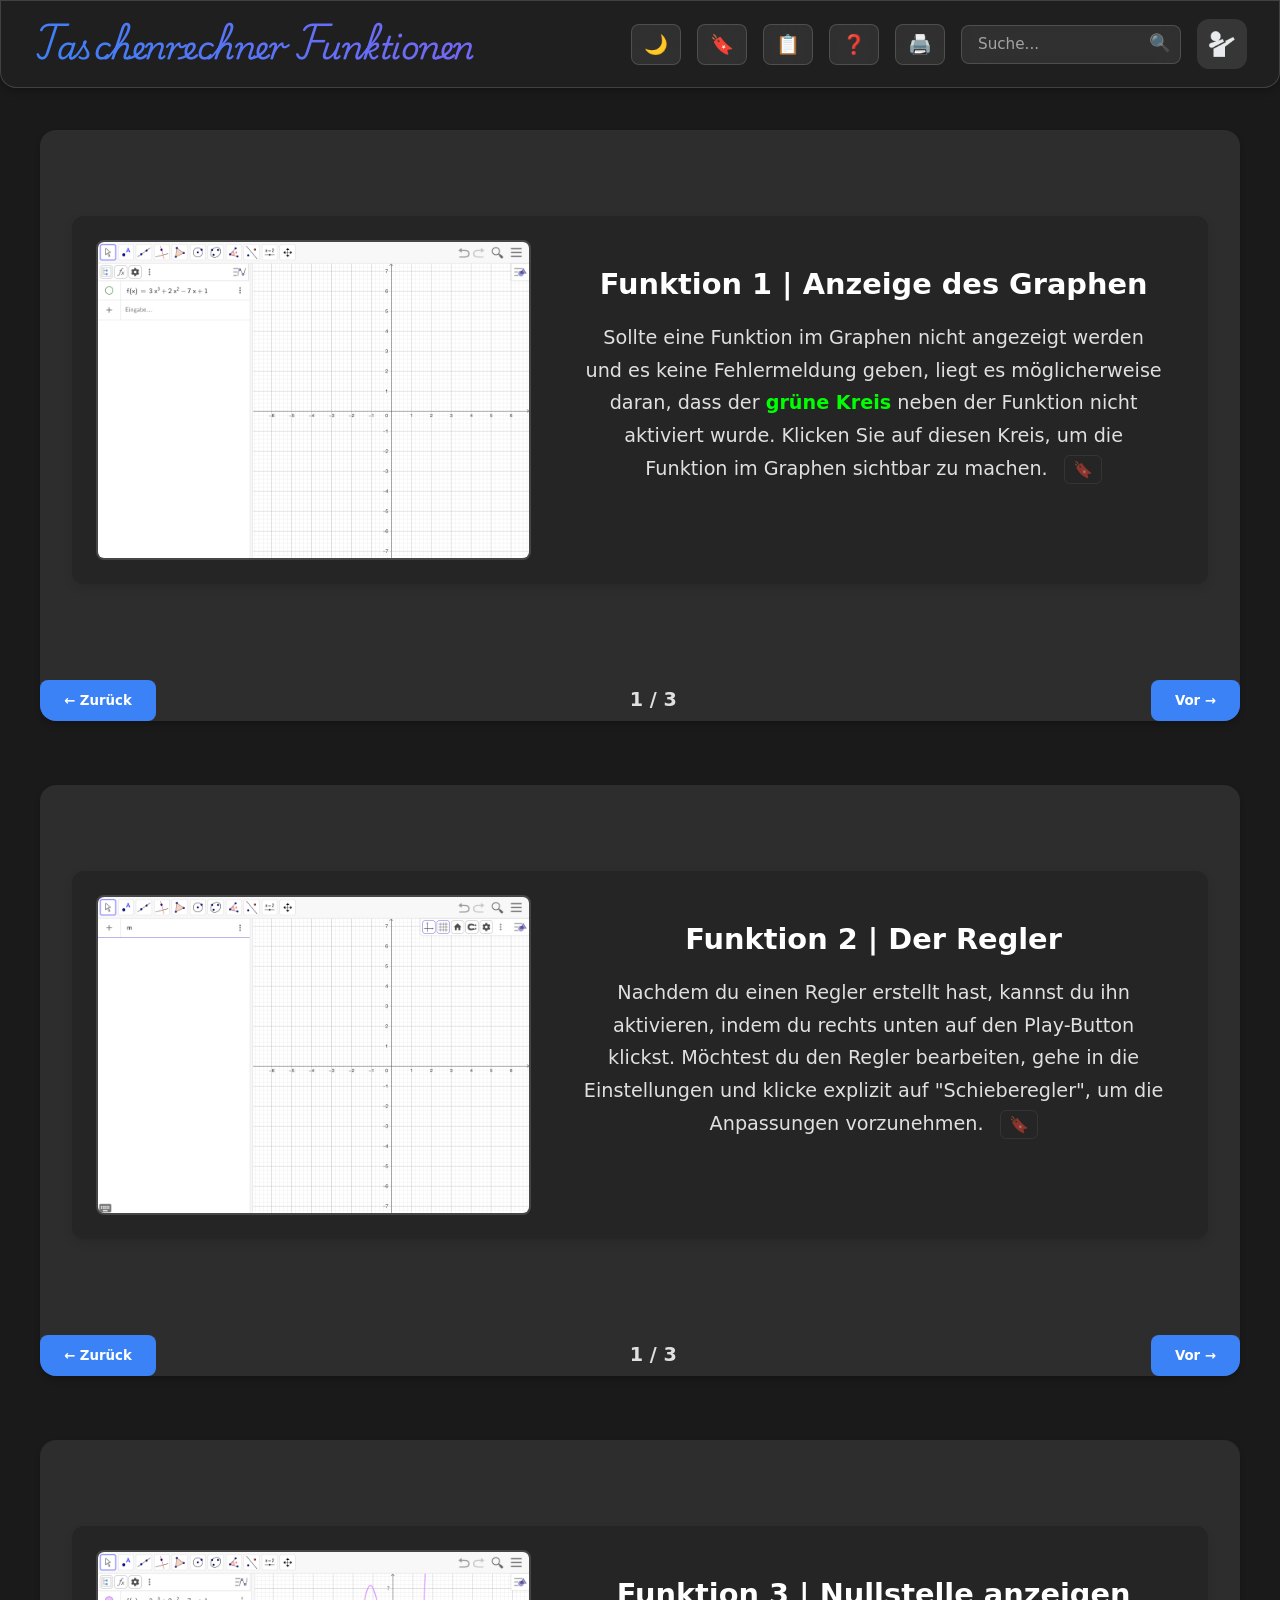
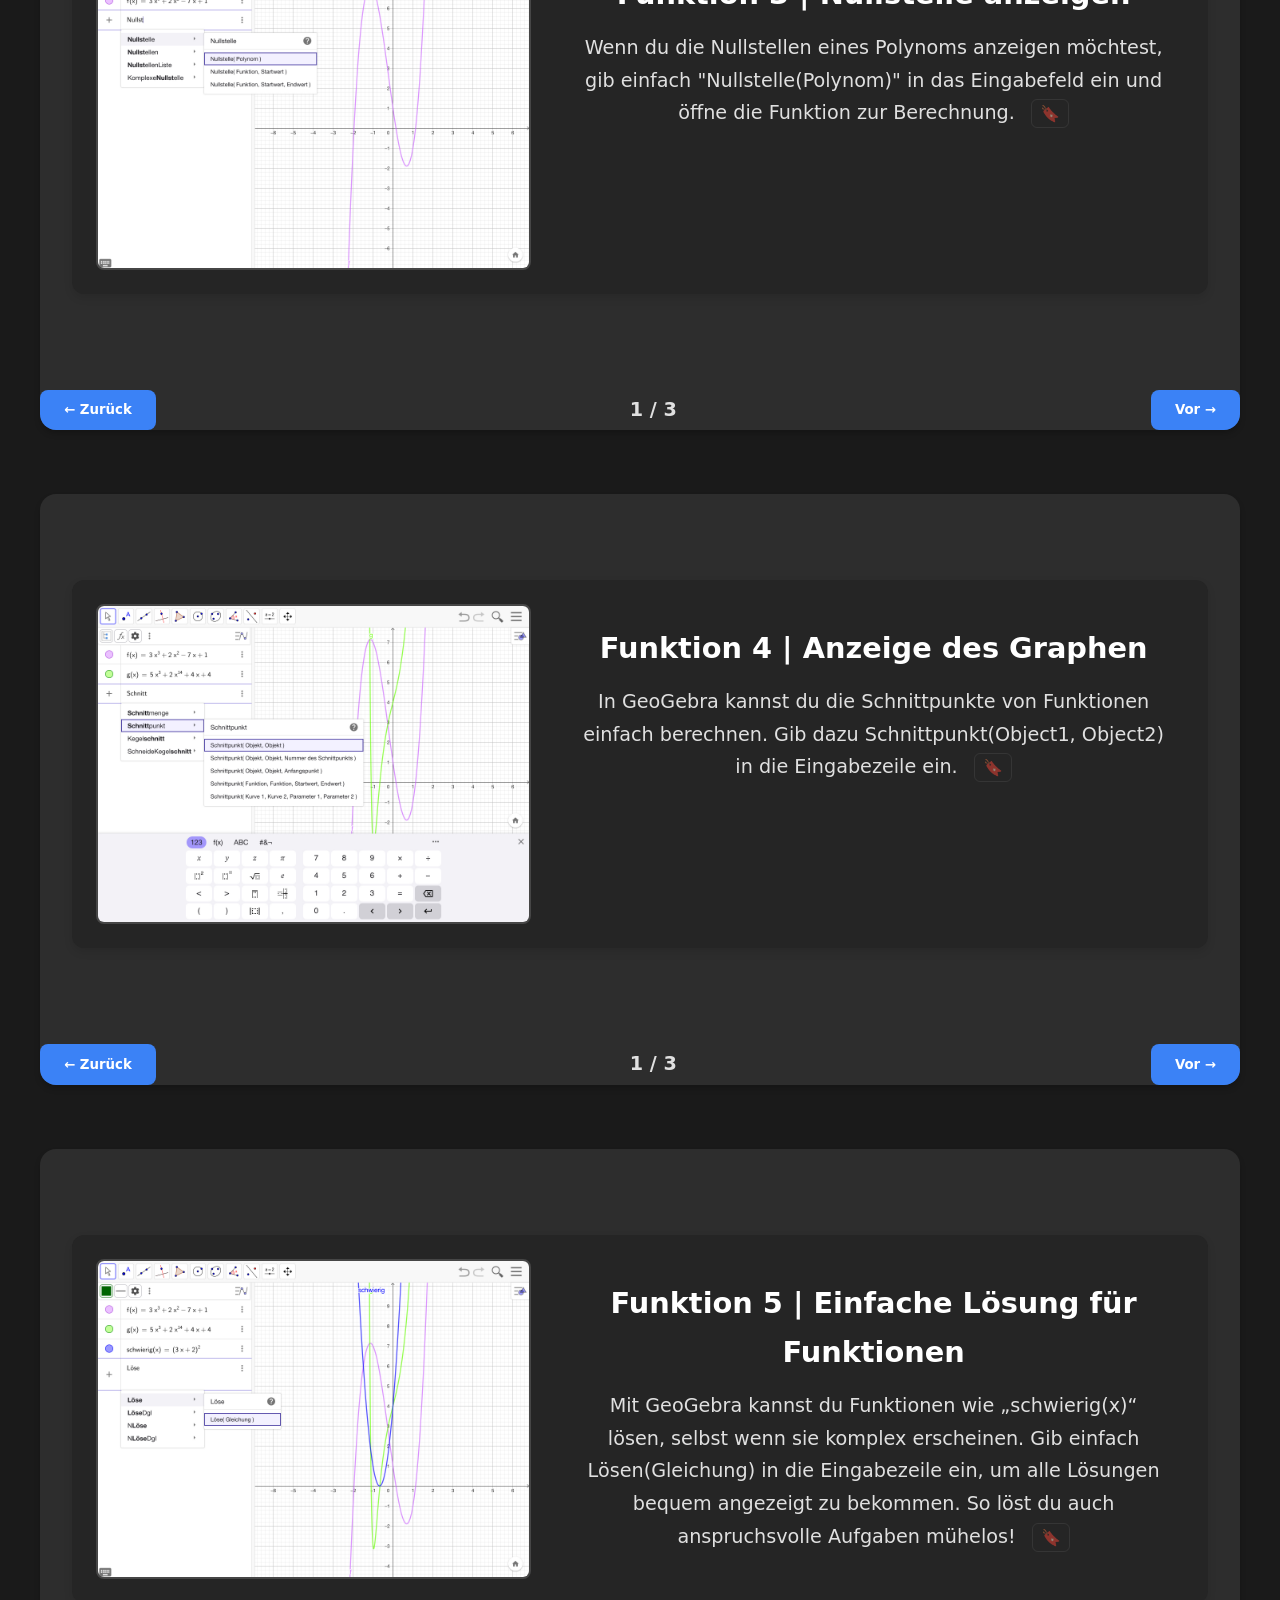
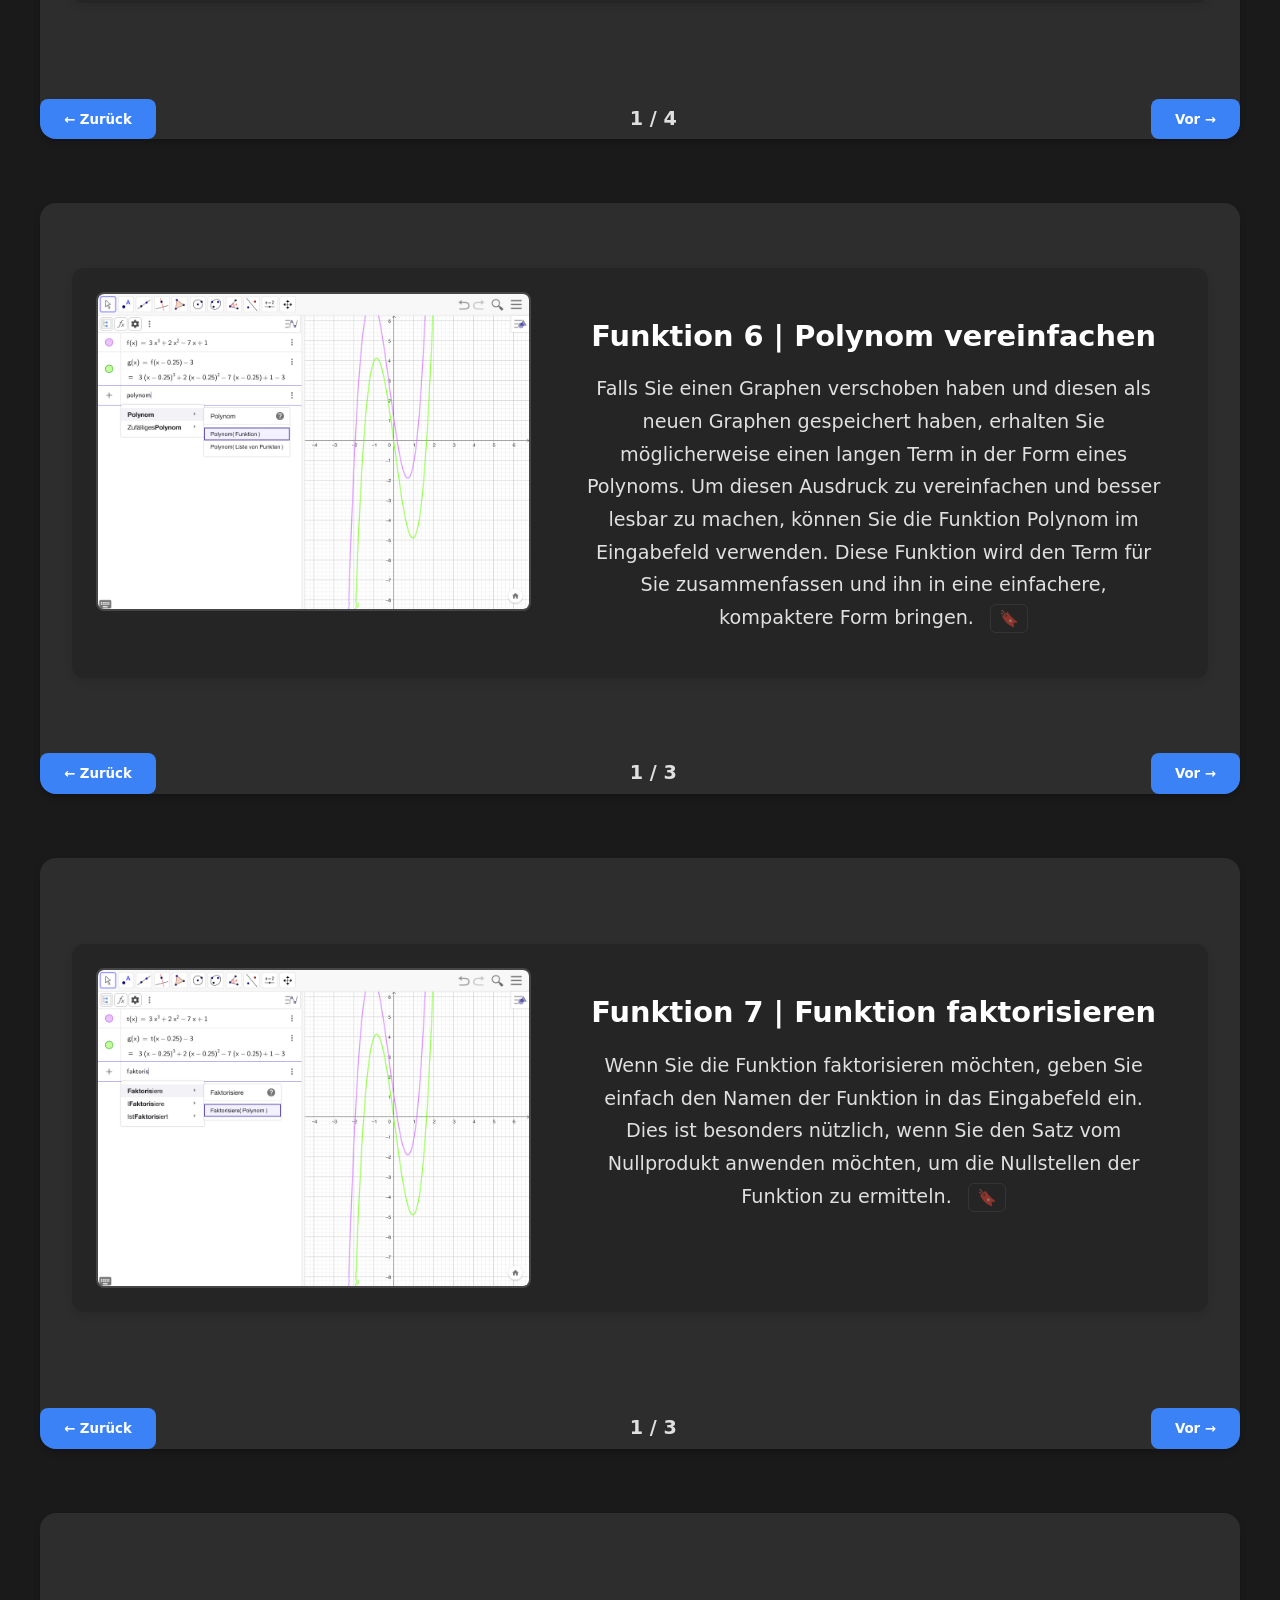
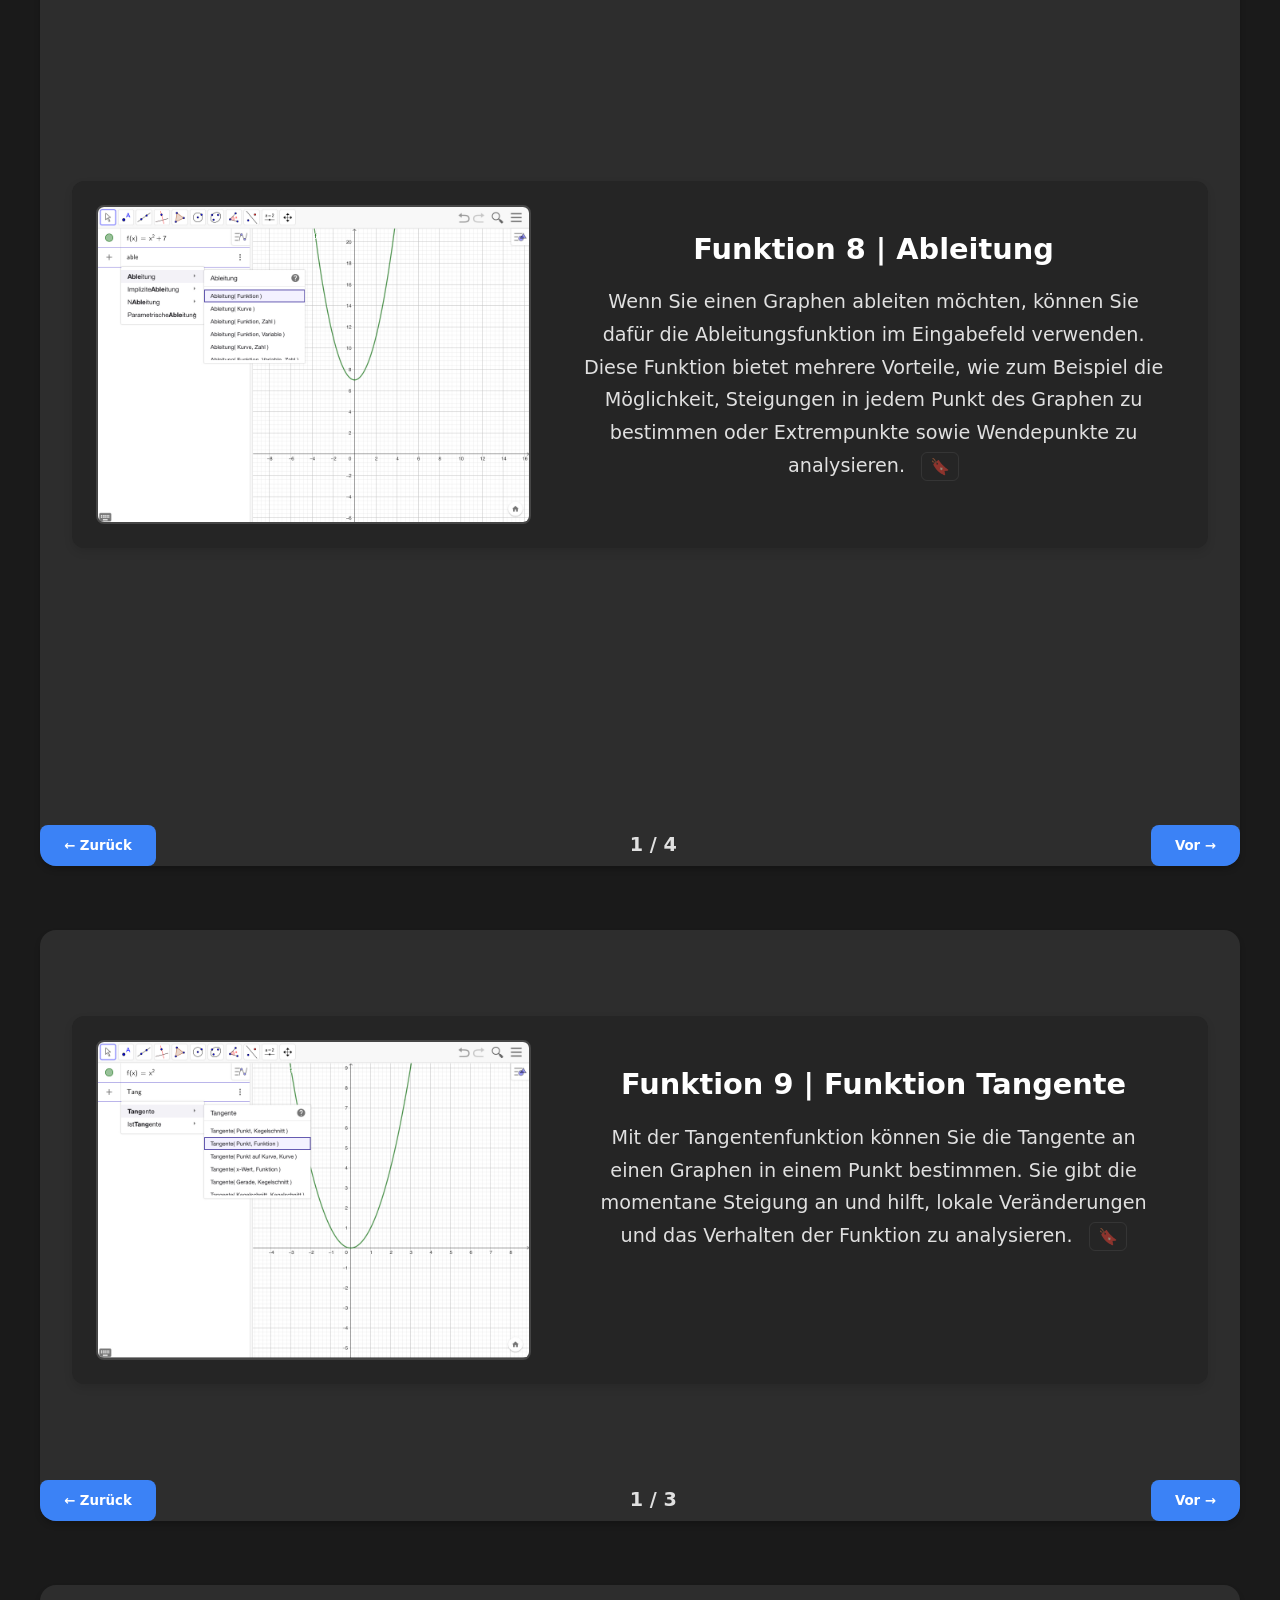
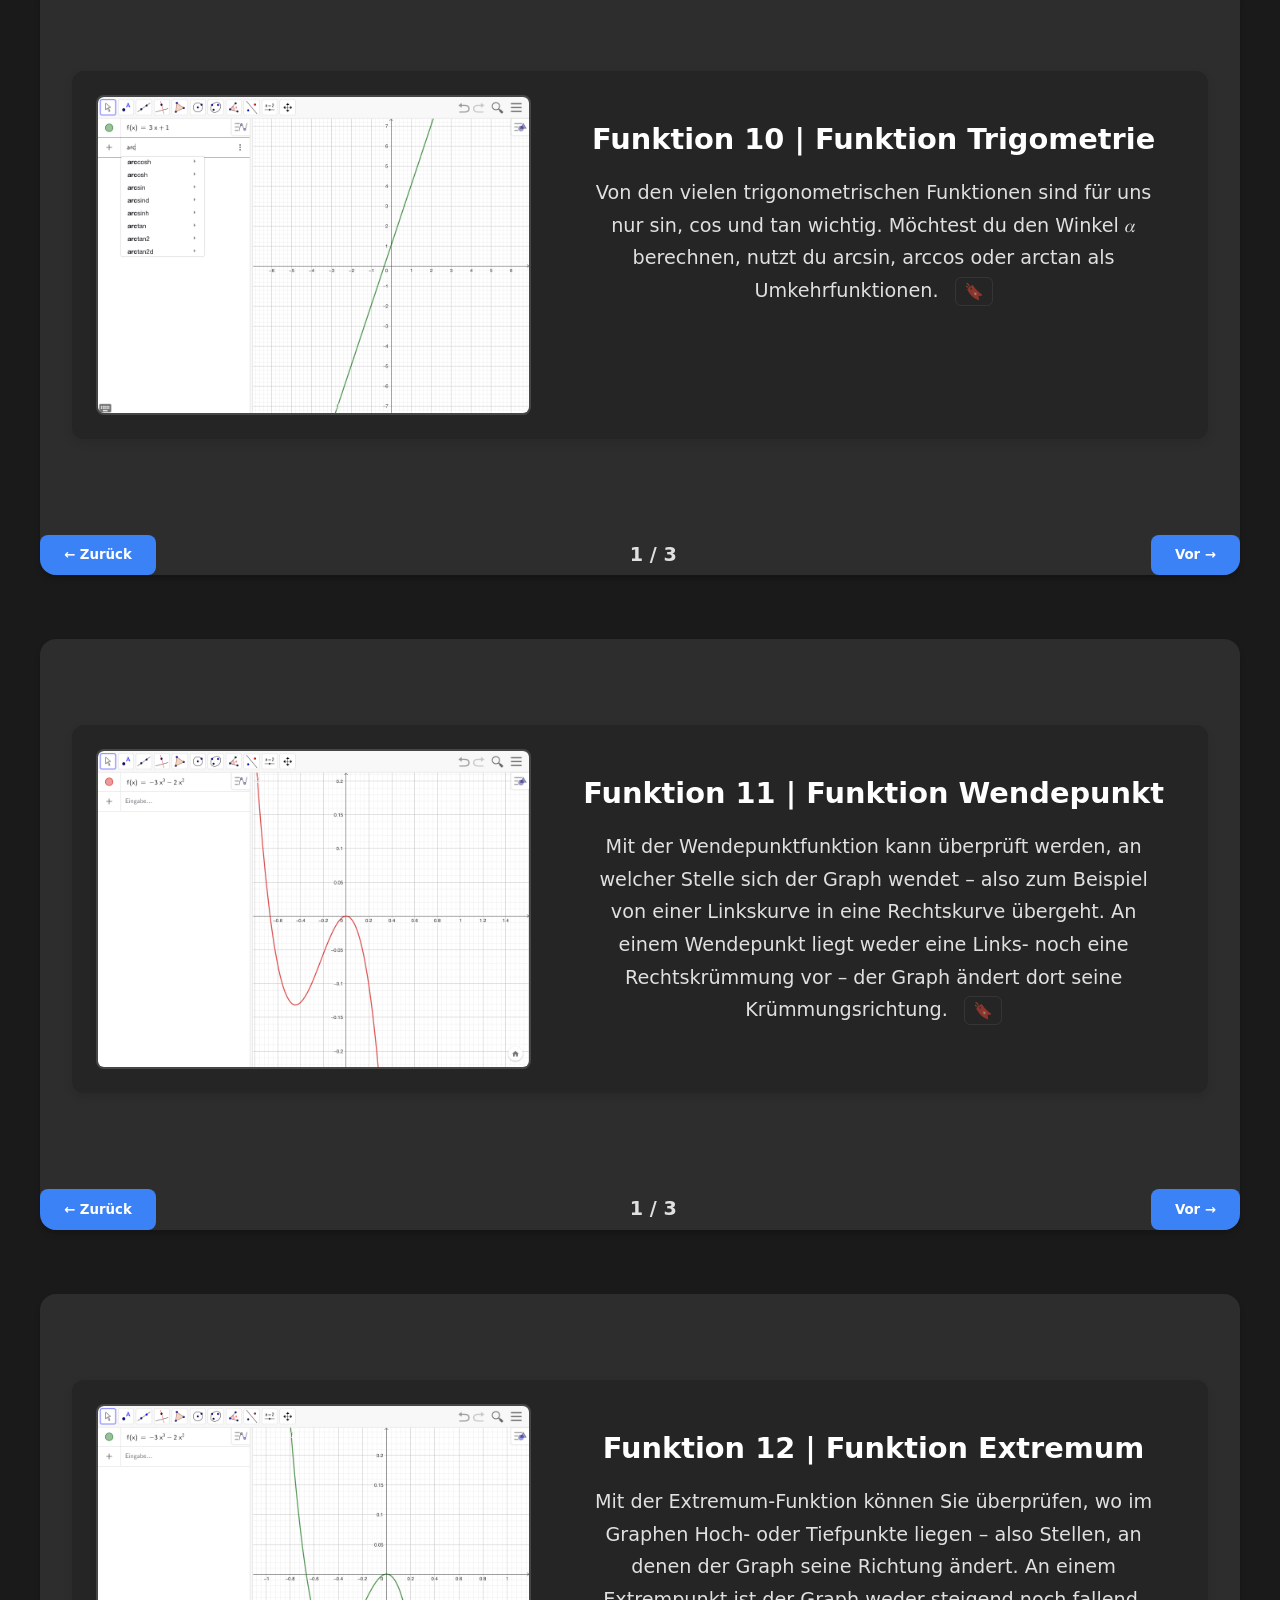
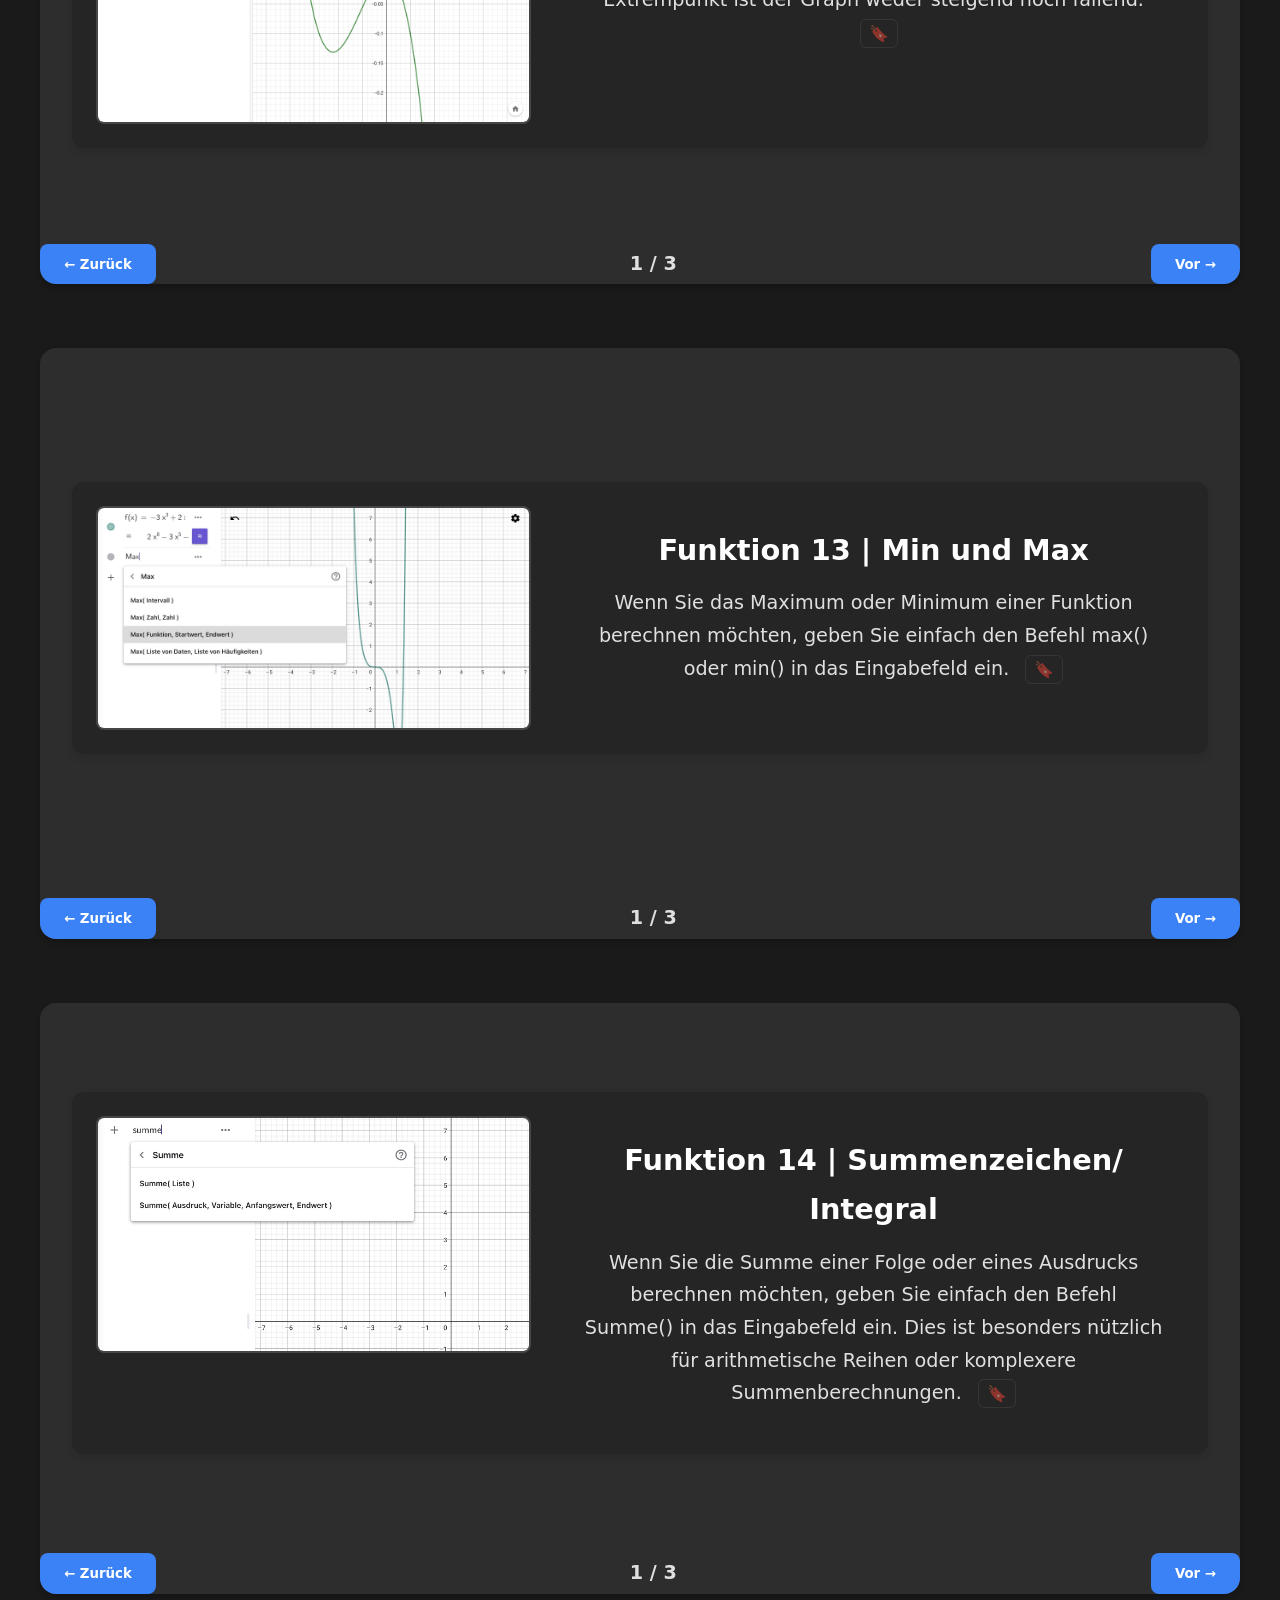
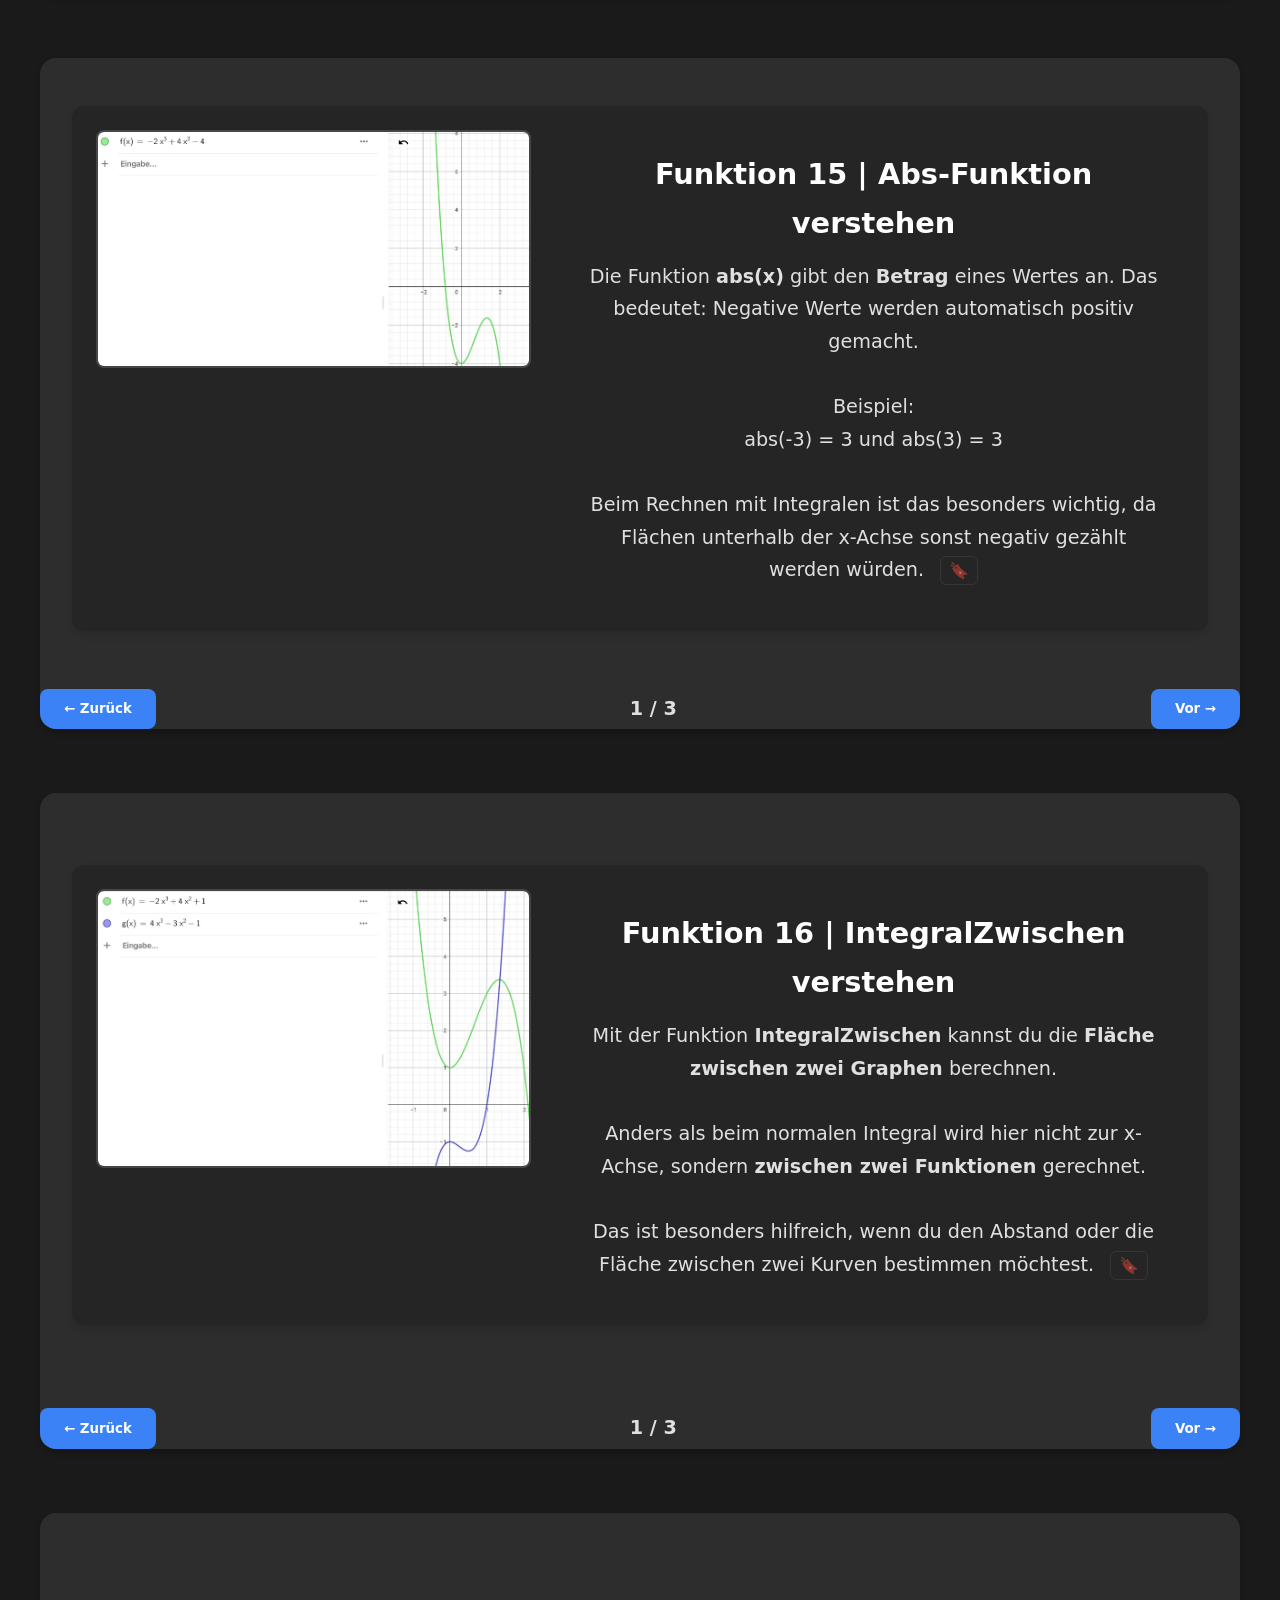
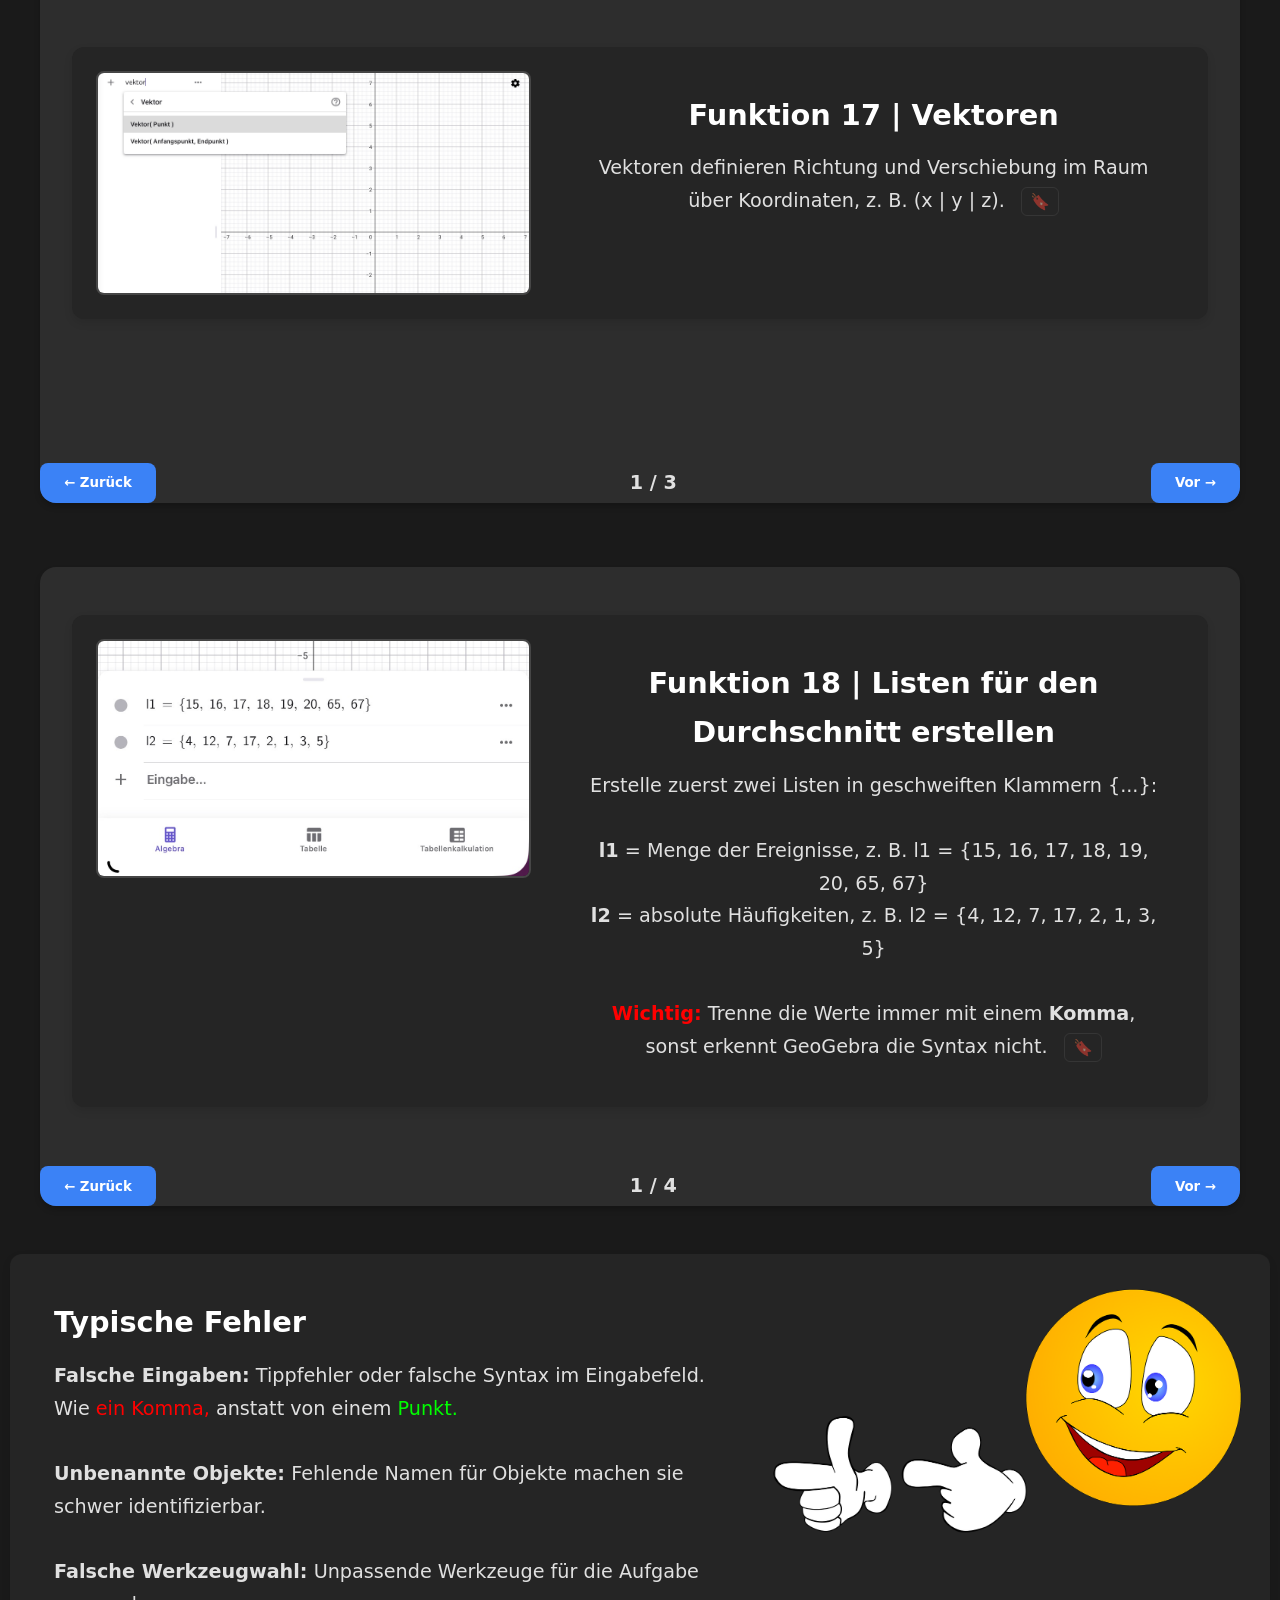
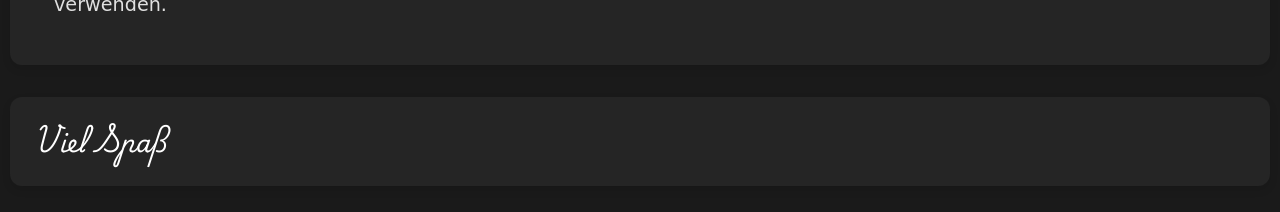
<file: index.html>
<!doctype html>
<html lang="de">

<head>
  <meta charset="UTF-8" />
  <meta name="viewport" content="width=device-width, initial-scale=1.0" />
  <title>Mathe</title>

  <!-- Style link -->
  <link rel="stylesheet" href="style.css" />

  <!-- Favicon -->
  <link rel="icon" href="img/icon.png" type="image/x-icon" />

  <!-- Tracking -->
  <script defer src="https://cloud.umami.is/script.js" data-website-id="58267c01-482f-491c-8458-2880055b6caf"></script>

  <!-- Script link -->
  <script src="script.js" defer></script>
</head>

<body>
  <header>
    <h1>Taschenrechner Funktionen</h1>
    <div class="header-right">
      <!-- Dark/Light Mode Toggle -->
      <button id="themeToggle" class="theme-toggle" title="Dark/Light Mode wechseln" aria-label="Theme wechseln">
        <span class="theme-icon">🌙</span>
      </button>

      <!-- Bookmark Button -->
      <button id="bookmarkBtn" class="header-icon-btn" title="Lesezeichen" aria-label="Lesezeichen öffnen">
        🔖
      </button>

      <!-- Inhaltsverzeichnis Button -->
      <button id="tocBtn" class="header-icon-btn" title="Inhaltsverzeichnis" aria-label="Inhaltsverzeichnis öffnen">
        📋
      </button>

      <!-- Quiz Button -->
      <button id="quizBtn" class="header-icon-btn" title="Quiz starten" aria-label="Quiz starten">
        ❓
      </button>

      <!-- Print Button -->
      <button id="printBtn" class="header-icon-btn" title="Als PDF drucken" aria-label="Seite drucken">
        🖨️
      </button>

      <div class="search-container">
        <div class="search-input-wrapper">
          <input type="text" id="searchInput" placeholder="Suche..." onkeyup="searchFunctions()" autocomplete="off" />
          <span class="search-icon" onclick="searchFunctions()">&#128269;</span>
          <div id="searchSuggestions" class="search-suggestions" style="display: none;"></div>
        </div>
        <div id="searchResults" class="search-results" style="display: none;"></div>
      </div>
      <img src="img/taunt.png" alt="taunt" loading="lazy" onclick="overlayRules()" />
    </div>
  </header>

  <!-- Zurück-nach-oben Button -->
  <button id="scrollTopBtn" class="scroll-top-btn" title="Nach oben scrollen" aria-label="Nach oben scrollen">
    ↑
  </button>

  <main>
    <section class="content">
      <section class="content">
        <!-- Funktion 1 Slider -->
        <div class="slider" data-rule="funktion1" id="slider1">
          <div class="slides" data-current-index="0">
            <!-- Slide 1 -->
            <div class="slide">
              <div class="image-text-wrapper">
                <img src="img/geoStart.jpeg" alt="Beschreibung des Bildes" onclick="openOverlay(this)" loading="lazy" />
                <div class="text">
                  <h2>Funktion 1 | Anzeige des Graphen</h2>
                  <p>
                    Sollte eine Funktion im Graphen nicht angezeigt werden und
                    es keine Fehlermeldung geben, liegt es möglicherweise
                    daran, dass der
                    <span style="color: #00ff00; font-weight: 600">
                      grüne Kreis</span>
                    neben der Funktion nicht aktiviert wurde. Klicken Sie auf
                    diesen Kreis, um die Funktion im Graphen sichtbar zu
                    machen.
                    <button class="bookmark-slider-btn" onclick="addBookmark(1)" title="Lesezeichen setzen">🔖</button>
                  </p>
                </div>
              </div>
            </div>
            <!-- Slide 2 -->
            <div class="slide">
              <div class="image-text-wrapper reverse">
                <div class="text">
                  <h2>Funktion 1 | Graphenansicht anpassen</h2>
                  <p>
                    Um die Farbe des Graphen anzupassen, klicken Sie auf die
                    drei Punkte neben der gewünschten Funktion. Wählen Sie
                    anschließend 'Einstellungen' aus. Dort können Sie die
                    Farbe und weitere Darstellungsoptionen, wie Linienstil
                    oder Dicke, individuell anpassen.
                    <button class="bookmark-slider-btn" onclick="addBookmark(1)" title="Lesezeichen setzen">🔖</button>
                  </p>
                </div>
                <img src="img/geoStart2.jpeg" alt="Beschreibung des Bildes" onclick="openOverlay(this)"
                  loading="lazy" />
              </div>
            </div>
            <!-- Slide 3 -->
            <div class="slide">
              <div class="image-text-wrapper">
                <img src="img/geoStart3.jpeg" alt="Beschreibung des Bildes" onclick="openOverlay(this)"
                  loading="lazy" />
                <div class="text">
                  <h2>Funktion 1 | Graphen Einstellungen</h2>
                  <p>
                    In den Einstellungen können Sie die Dicke, Farbe und
                    andere Eigenschaften des Graphen nach Belieben anpassen,
                    um das
                    <span class="rainbow-text">gewünschte Aussehen </span>
                    zu erzielen.
                    <button class="bookmark-slider-btn" onclick="addBookmark(1)" title="Lesezeichen setzen">🔖</button>
                  </p>
                </div>
              </div>
            </div>
          </div>
          <div class="controls">
            <button onclick="prevSlide(this)">&#8592; Zurück</button>
            <span class="slide-indicator">1 / 3</span>
            <button onclick="nextSlide(this)">Vor &#8594;</button>
          </div>
        </div>

        <!-- Funktion 2 Slider -->
        <div class="slider" data-rule="funktion2" id="slider2">
          <div class="slides" data-current-index="0">
            <!-- Slide 1 -->
            <div class="slide">
              <div class="image-text-wrapper">
                <img src="img/geoSteigung.jpeg" alt="Beschreibung des Bildes" onclick="openOverlay(this)"
                  loading="lazy" />
                <div class="text">
                  <h2>Funktion 2 | Der Regler</h2>
                  <p>
                    Nachdem du einen Regler erstellt hast, kannst du ihn
                    aktivieren, indem du rechts unten auf den Play-Button
                    klickst. Möchtest du den Regler bearbeiten, gehe in die
                    Einstellungen und klicke explizit auf "Schieberegler", um
                    die Anpassungen vorzunehmen.
                    <button class="bookmark-slider-btn" onclick="addBookmark(2)" title="Lesezeichen setzen">🔖</button>
                  </p>
                </div>
              </div>
            </div>
            <!-- Slide 2 -->
            <div class="slide">
              <div class="image-text-wrapper reverse">
                <div class="text">
                  <h2>Funktion 2 | Regler aktivieren und bearbeiten</h2>
                  <p>
                    Nachdem du einen Regler erstellt hast, kannst du ihn
                    aktivieren, indem du rechts unten auf den Play-Button
                    klickst. Möchtest du den Regler bearbeiten, gehe in die
                    Einstellungen und klicke explizit auf "Schieberegler", um
                    die Anpassungen vorzunehmen.
                    <button class="bookmark-slider-btn" onclick="addBookmark(2)" title="Lesezeichen setzen">🔖</button>
                  </p>
                </div>
                <img src="img/geoSteigung2.jpeg" alt="Beschreibung des Bildes" onclick="openOverlay(this)"
                  loading="lazy" />
              </div>
            </div>
            <!-- Slide 3 -->
            <div class="slide">
              <div class="image-text-wrapper">
                <img src="img/geoSteigung3.jpeg" alt="Beschreibung des Bildes" onclick="openOverlay(this)"
                  loading="lazy" />
                <div class="text">
                  <h2>Funktion 2 | Einstellungen anpassen</h2>
                  <p>
                    In den Einstellungen kannst du verschiedene Parameter wie
                    die Schrittweite, den minimalen und maximalen Wert sowie
                    die Geschwindigkeit des Reglers anpassen. So kannst du den
                    Regler ganz nach deinen Bedürfnissen gestalten.
                    <button class="bookmark-slider-btn" onclick="addBookmark(2)" title="Lesezeichen setzen">🔖</button>
                  </p>
                </div>
              </div>
            </div>
          </div>
          <div class="controls">
            <button onclick="prevSlide(this)">&#8592; Zurück</button>
            <span class="slide-indicator">1 / 3</span>
            <button onclick="nextSlide(this)">Vor &#8594;</button>
          </div>
        </div>

        <!-- Funktion 3 Slider -->
        <div class="slider" data-rule="funktion1" id="slider3">
          <div class="slides" data-current-index="0">
            <!-- Slide 1 -->
            <div class="slide">
              <div class="image-text-wrapper">
                <img src="img/geoNullstelle.jpeg" alt="Beschreibung des Bildes" onclick="openOverlay(this)"
                  loading="lazy" />
                <div class="text">
                  <h2>Funktion 3 | Nullstelle anzeigen</h2>
                  <p>
                    Wenn du die Nullstellen eines Polynoms anzeigen möchtest,
                    gib einfach "Nullstelle(Polynom)" in das Eingabefeld ein
                    und öffne die Funktion zur Berechnung.
                    <button class="bookmark-slider-btn" onclick="addBookmark(3)" title="Lesezeichen setzen">🔖</button>
                  </p>
                </div>
              </div>
            </div>
            <!-- Slide 2 -->
            <div class="slide">
              <div class="image-text-wrapper reverse">
                <div class="text">
                  <h2>Funktion 3 | Nullstellenberechnung</h2>
                  <p>
                    Nun gib den Namen deiner Funktion (in diesem Fall f) in
                    die Klammern der Funktion "Nullstelle" ein, um die
                    Nullstellen deines Graphen anzuzeigen.
                    <button class="bookmark-slider-btn" onclick="addBookmark(3)" title="Lesezeichen setzen">🔖</button>
                  </p>
                </div>
                <img src="img/geoNullstelle2.jpeg" alt="Beschreibung des Bildes" onclick="openOverlay(this)"
                  loading="lazy" />
              </div>
            </div>
            <!-- Slide 3 -->
            <div class="slide">
              <div class="image-text-wrapper">
                <img src="img/geoNullstelle3.jpeg" alt="Beschreibung des Bildes" onclick="openOverlay(this)"
                  loading="lazy" />
                <div class="text">
                  <h2>Funktion 3 | Erwartetes Ergebnis</h2>
                  <p>
                    Das Ergebnis zeigt dann eine Auflistung der Nullstellen,
                    die der Funktion zugeordnet sind. Diese erscheinen als
                    Werte auf der x-Achse, wo der Graph die Null schneidet.
                    <button class="bookmark-slider-btn" onclick="addBookmark(3)" title="Lesezeichen setzen">🔖</button>
                  </p>
                </div>
              </div>
            </div>
          </div>
          <div class="controls">
            <button onclick="prevSlide(this)">&#8592; Zurück</button>
            <span class="slide-indicator">1 / 3</span>
            <button onclick="nextSlide(this)">Vor &#8594;</button>
          </div>
        </div>

        <!-- Funktion 4 Slider -->
        <div class="slider" data-rule="funktion1" id="slider4">
          <div class="slides" data-current-index="0">
            <!-- Slide 1 -->
            <div class="slide">
              <div class="image-text-wrapper">
                <img src="img/geoSchnittpunkt.jpeg" alt="Beschreibung des Bildes" onclick="openOverlay(this)"
                  loading="lazy" />
                <div class="text">
                  <h2>Funktion 4 | Anzeige des Graphen</h2>
                  <p>
                    In GeoGebra kannst du die Schnittpunkte von Funktionen
                    einfach berechnen. Gib dazu Schnittpunkt(Object1, Object2)
                    in die Eingabezeile ein.
                    <button class="bookmark-slider-btn" onclick="addBookmark(4)" title="Lesezeichen setzen">🔖</button>
                  </p>
                </div>
              </div>
            </div>
            <!-- Slide 2 -->
            <div class="slide">
              <div class="image-text-wrapper reverse">
                <div class="text">
                  <h2>Funktion 4 | Schnittpunkte finden</h2>
                  <p>
                    Gib in GeoGebra Schnittpunkt(f, g) ein, um den
                    Schnittpunkt der Funktionen f und g zu finden.
                    <button class="bookmark-slider-btn" onclick="addBookmark(4)" title="Lesezeichen setzen">🔖</button>
                  </p>
                </div>
                <img src="img/geoSchnittpunkt2.jpeg" alt="Beschreibung des Bildes" onclick="openOverlay(this)"
                  loading="lazy" />
              </div>
            </div>
            <!-- Slide 3 -->
            <div class="slide">
              <div class="image-text-wrapper">
                <img src="img/geoSchnittpunkt3.jpeg" alt="Beschreibung des Bildes" onclick="openOverlay(this)"
                  loading="lazy" />
                <div class="text">
                  <h2>Funktion 4 | Schnittpunkte anzeigen</h2>
                  <p>
                    Nachdem du Schnittpunkt(f, g) eingegeben hast, drücke
                    Enter. Alle Schnittpunkte der Funktionen f und g werden
                    dann angezeigt
                    <button class="bookmark-slider-btn" onclick="addBookmark(4)" title="Lesezeichen setzen">🔖</button>
                  </p>
                </div>
              </div>
            </div>
          </div>
          <div class="controls">
            <button onclick="prevSlide(this)">&#8592; Zurück</button>
            <span class="slide-indicator">1 / 3</span>
            <button onclick="nextSlide(this)">Vor &#8594;</button>
          </div>
        </div>

        <!-- Funktion 5 Slider -->
        <div class="slider" data-rule="funktion1" id="slider5">
          <div class="slides" data-current-index="0">
            <!-- Slide 1 -->
            <div class="slide">
              <div class="image-text-wrapper">
                <img src="img/geoLöse.jpeg" alt="Beschreibung des Bildes" onclick="openOverlay(this)" loading="lazy" />
                <div class="text">
                  <h2>Funktion 5 | Einfache Lösung für Funktionen</h2>
                  <p>
                    Mit GeoGebra kannst du Funktionen wie „schwierig(x)“
                    lösen, selbst wenn sie komplex erscheinen. Gib einfach
                    Lösen(Gleichung) in die Eingabezeile ein, um alle Lösungen
                    bequem angezeigt zu bekommen. So löst du auch
                    anspruchsvolle Aufgaben mühelos!
                    <button class="bookmark-slider-btn" onclick="addBookmark(5)" title="Lesezeichen setzen">🔖</button>
                  </p>
                </div>
              </div>
            </div>
            <!-- Slide 2 -->
            <div class="slide">
              <div class="image-text-wrapper reverse">
                <div class="text">
                  <h2>Funktion 5 | Ergebnis runden</h2>
                  <p>
                    Hast du deine Lösung erhalten, kannst du diese gerundet
                    als Dezimalzahl darstellen lassen, indem du auf den lila
                    Button neben der Lösung klickst.
                    <button class="bookmark-slider-btn" onclick="addBookmark(5)" title="Lesezeichen setzen">🔖</button>
                  </p>
                </div>
                <img src="img/geoLöse2.jpeg" alt="Beschreibung des Bildes" onclick="openOverlay(this)" loading="lazy" />
              </div>
            </div>
            <!-- Slide 3 -->
            <div class="slide">
              <div class="image-text-wrapper">
                <img src="img/geoLöse3.jpeg" alt="Beschreibung des Bildes" onclick="openOverlay(this)" loading="lazy" />
                <div class="text">
                  <h2>Funktion 5 | Zurück zur Originalanzeige</h2>
                  <p>
                    Natürlich kannst du zur ursprünglichen Darstellung
                    zurückkehren, indem du erneut auf den Button klickst.
                    <button class="bookmark-slider-btn" onclick="addBookmark(5)" title="Lesezeichen setzen">🔖</button>
                  </p>
                </div>
              </div>
            </div>
            <!-- Zusätzlicher Slide: Extra Bild -->
            <div class="slide">
              <div class="image-text-wrapper reverse">
                <div class="text">
                  <h2>Funktion 5 | Extra Funktionalitäten</h2>
                  <p>
                    Auch kompliziertere Rechenaufgaben, wie die folgenden,
                    sind möglich. Falls eine Aufgabe nicht per Hand gelöst
                    werden soll, kann man stattdessen den Taschenrechner
                    verwenden, um sie schnell zu bearbeiten. Wichtig das man
                    x, z oder y als Variabel verwendet.
                    <button class="bookmark-slider-btn" onclick="addBookmark(5)" title="Lesezeichen setzen">🔖</button>
                  </p>
                </div>
                <img src="img/geoLöse4.jpg" alt="Zusätzliche Bildbeschreibung" onclick="openOverlay(this)"
                  loading="lazy" />
              </div>
            </div>
          </div>
          <div class="controls">
            <button onclick="prevSlide(this)">&#8592; Zurück</button>
            <span class="slide-indicator">1 / 4</span>
            <button onclick="nextSlide(this)">Vor &#8594;</button>
          </div>
        </div>

        <!-- Funktion 6 Slider -->
        <div class="slider" data-rule="funktion1" id="slider6">
          <div class="slides" data-current-index="0">
            <!-- Slide 1 -->
            <div class="slide">
              <div class="image-text-wrapper">
                <img src="img/geoPolynom.jpeg" alt="Beschreibung des Bildes" onclick="openOverlay(this)"
                  loading="lazy" />
                <div class="text">
                  <h2>Funktion 6 | Polynom vereinfachen</h2>
                  <p>
                    Falls Sie einen Graphen verschoben haben und diesen als
                    neuen Graphen gespeichert haben, erhalten Sie
                    möglicherweise einen langen Term in der Form eines
                    Polynoms. Um diesen Ausdruck zu vereinfachen und besser
                    lesbar zu machen, können Sie die Funktion Polynom im
                    Eingabefeld verwenden. Diese Funktion wird den Term für
                    Sie zusammenfassen und ihn in eine einfachere, kompaktere
                    Form bringen.
                    <button class="bookmark-slider-btn" onclick="addBookmark(6)" title="Lesezeichen setzen">🔖</button>
                  </p>
                </div>
              </div>
            </div>
            <!-- Slide 2 -->
            <div class="slide">
              <div class="image-text-wrapper reverse">
                <div class="text">
                  <h2>Funktion 6 | Polynom vereinfachen</h2>
                  <p>
                    Geben Sie den Namen der Funktion, die Sie vereinfacht
                    haben möchten, in das Eingabefeld ein.
                    <button class="bookmark-slider-btn" onclick="addBookmark(6)" title="Lesezeichen setzen">🔖</button>
                  </p>
                </div>
                <img src="img/geoPolynom2.jpeg" alt="Beschreibung des Bildes" onclick="openOverlay(this)"
                  loading="lazy" />
              </div>
            </div>
            <!-- Slide 3 -->
            <div class="slide">
              <div class="image-text-wrapper">
                <img src="img/geoPolynom3.jpeg" alt="Beschreibung des Bildes" onclick="openOverlay(this)"
                  loading="lazy" />
                <div class="text">
                  <h2>Funktion 6 | Vereinfachter Term</h2>
                  <p>
                    Jetzt haben Sie den vereinfachten Term vor sich, der den
                    ursprünglichen Ausdruck in eine kompaktere und leichter
                    verständliche Form umwandelt. Dies macht die weitere
                    Bearbeitung und Analyse des Graphen wesentlich einfacher.
                    <button class="bookmark-slider-btn" onclick="addBookmark(6)" title="Lesezeichen setzen">🔖</button>
                  </p>
                </div>
              </div>
            </div>
          </div>
          <div class="controls">
            <button onclick="prevSlide(this)">&#8592; Zurück</button>
            <span class="slide-indicator">1 / 3</span>
            <button onclick="nextSlide(this)">Vor &#8594;</button>
          </div>
        </div>

        <!-- Funktion 7 Slider -->
        <div class="slider" data-rule="funktion1" id="slider7">
          <div class="slides" data-current-index="0">
            <!-- Slide 1 -->
            <div class="slide">
              <div class="image-text-wrapper">
                <img src="img/geoFaktorisiere.jpeg" alt="Beschreibung des Bildes" onclick="openOverlay(this)"
                  loading="lazy" />
                <div class="text">
                  <h2>Funktion 7 | Funktion faktorisieren</h2>
                  <p>
                    Wenn Sie die Funktion faktorisieren möchten, geben Sie
                    einfach den Namen der Funktion in das Eingabefeld ein.
                    Dies ist besonders nützlich, wenn Sie den Satz vom
                    Nullprodukt anwenden möchten, um die Nullstellen der
                    Funktion zu ermitteln.
                    <button class="bookmark-slider-btn" onclick="addBookmark(7)" title="Lesezeichen setzen">🔖</button>
                  </p>
                </div>
              </div>
            </div>
            <!-- Slide 2 -->
            <div class="slide">
              <div class="image-text-wrapper reverse">
                <div class="text">
                  <h2>Funktion 7 | Funktion faktorisieren</h2>
                  <p>
                    Geben Sie den Namen der Funktion ein, die Sie
                    faktorisieren möchten.
                    <button class="bookmark-slider-btn" onclick="addBookmark(7)" title="Lesezeichen setzen">🔖</button>
                  </p>
                </div>
                <img src="img/geoFaktorisiere2.jpeg" alt="Beschreibung des Bildes" onclick="openOverlay(this)"
                  loading="lazy" />
              </div>
            </div>
            <!-- Slide 3 -->
            <div class="slide">
              <div class="image-text-wrapper">
                <img src="img/geoFaktorisiere3.jpeg" alt="Beschreibung des Bildes" onclick="openOverlay(this)"
                  loading="lazy" />
                <div class="text">
                  <h2>Funktion 7 | Faktorisierte Form</h2>
                  <p>
                    Hier ist nun die faktorisierte Form Ihrer Funktion. Damit
                    können Sie die Nullstellen direkt ablesen
                    <button class="bookmark-slider-btn" onclick="addBookmark(7)" title="Lesezeichen setzen">🔖</button>
                  </p>
                </div>
              </div>
            </div>
          </div>
          <div class="controls">
            <button onclick="prevSlide(this)">&#8592; Zurück</button>
            <span class="slide-indicator">1 / 3</span>
            <button onclick="nextSlide(this)">Vor &#8594;</button>
          </div>
        </div>

        <!-- Funktion 8 Slider -->
        <div class="slider" data-rule="funktion1" id="slider8">
          <div class="slides" data-current-index="0">
            <!-- Slide 1 -->
            <div class="slide">
              <div class="image-text-wrapper">
                <img src="img/geoAbleitung.jpeg" alt="Beschreibung des Bildes" onclick="openOverlay(this)"
                  loading="lazy" />
                <div class="text">
                  <h2>Funktion 8 | Ableitung</h2>
                  <p>
                    Wenn Sie einen Graphen ableiten möchten, können Sie dafür
                    die Ableitungsfunktion im Eingabefeld verwenden. Diese
                    Funktion bietet mehrere Vorteile, wie zum Beispiel die
                    Möglichkeit, Steigungen in jedem Punkt des Graphen zu
                    bestimmen oder Extrempunkte sowie Wendepunkte zu
                    analysieren.
                    <button class="bookmark-slider-btn" onclick="addBookmark(8)" title="Lesezeichen setzen">🔖</button>
                  </p>
                </div>
              </div>
            </div>
            <!-- Slide 2 -->
            <div class="slide">
              <div class="image-text-wrapper reverse">
                <div class="text">
                  <h2>Funktion 8 | Funktionen ableiten</h2>
                  <p>
                    Geben Sie den Namen der Funktion, die Sie ableiten
                    möchten, in das Eingabefeld ein.
                    <button class="bookmark-slider-btn" onclick="addBookmark(8)" title="Lesezeichen setzen">🔖</button>
                  </p>
                </div>
                <img src="img/geoAbleitung2.jpeg" alt="Beschreibung des Bildes" onclick="openOverlay(this)"
                  loading="lazy" />
              </div>
            </div>
            <!-- Slide 3 -->
            <div class="slide">
              <div class="image-text-wrapper">
                <img src="img/geoAbleitung3.jpeg" alt="Beschreibung des Bildes" onclick="openOverlay(this)"
                  loading="lazy" />
                <div class="text">
                  <h2>Funktion 8 | Abgeleitete Funktion</h2>
                  <p>
                    Der Ableitungsgraph wird nun angezeigt. Erkennbar ist er
                    durch den oberen Strich über dem Funktionsnamen.
                    <br />
                    <strong>Funktion werden in der Klausur mit fs(x) als Ableitung
                      einer Funktion markiert.</strong>
                    <button class="bookmark-slider-btn" onclick="addBookmark(8)" title="Lesezeichen setzen">🔖</button>
                  </p>
                </div>
              </div>
            </div>
            <!-- Slide 4 -->
            <div class="slide">
              <div class="image-text-wrapper reverse">
                <div class="text">
                  <h2>Funktion 8 | Ableitungsregeln</h2>

                  <div style="margin-bottom: 20px">
                    <h2 style="color: #0a9396">1. Potenzregel</h2>
                    <p>
                      Für Funktionen der Form
                      <code style="
                            background-color: #777676;
                            padding: 2px 4px;
                            border-radius: 3px;
                          ">f(x) = xⁿ</code>
                      gilt:
                    </p>
                    <p><em>f'(x) = n · x^(n-1)</em></p>
                  </div>

                  <div style="margin-bottom: 20px">
                    <h2 style="color: #0a9396">2. Summenregel</h2>
                    <p>
                      Die Ableitung der Summe mehrerer Funktionen entspricht
                      der Summe der Ableitungen:
                    </p>
                    <p>
                      <em>f(x) = g(x) + h(x) &rarr; f'(x) = g'(x) + h'(x)</em>
                    </p>
                  </div>

                  <div style="margin-bottom: 20px">
                    <h2 style="color: #0a9396">3. Faktorregel</h2>
                    <p>
                      Ein konstanter Faktor kann aus der Ableitung
                      herausgezogen werden:
                    </p>
                    <p><em>f(x) = c · g(x) &rarr; f'(x) = c · g'(x)</em></p>
                  </div>

                  <div style="margin-bottom: 20px">
                    <h2 style="color: #0a9396">4. Produktregel</h2>
                    <p>Für das Produkt zweier Funktionen gilt:</p>
                    <p>
                      <em>f(x) = g(x) · h(x) &rarr; f'(x) = g'(x) · h(x) + g(x)
                        · h'(x)</em>
                    </p>
                  </div>
                  <button class="bookmark-slider-btn" onclick="addBookmark(8)" title="Lesezeichen setzen">🔖</button>
                </div>
              </div>
            </div>
          </div>
          <div class="controls">
            <button onclick="prevSlide(this)">&#8592; Zurück</button>
            <span class="slide-indicator">1 / 4</span>
            <button onclick="nextSlide(this)">Vor &#8594;</button>
          </div>
        </div>

        <!-- Funktion 9 Slider -->
        <div class="slider" data-rule="funktion1" id="slider9">
          <div class="slides" data-current-index="0">
            <!-- Slide 1 -->
            <div class="slide">
              <div class="image-text-wrapper">
                <img src="img/geoTangente.jpg" alt="Beschreibung des Bildes" onclick="openOverlay(this)"
                  loading="lazy" />
                <div class="text">
                  <h2>Funktion 9 | Funktion Tangente</h2>
                  <p>
                    Mit der Tangentenfunktion können Sie die Tangente an einen
                    Graphen in einem Punkt bestimmen. Sie gibt die momentane
                    Steigung an und hilft, lokale Veränderungen und das
                    Verhalten der Funktion zu analysieren.
                    <button class="bookmark-slider-btn" onclick="addBookmark(9)" title="Lesezeichen setzen">🔖</button>
                  </p>
                </div>
              </div>
            </div>
            <!-- Slide 2 -->
            <div class="slide">
              <div class="image-text-wrapper reverse">
                <div class="text">
                  <h2>Funktion 9 | Funktion Tangente</h2>
                  <p>
                    Geben Sie die Funktion zusammen mit einem Punkt ein, an
                    deren Graph Sie eine Tangente bestimmen möchten. Die
                    Ableitung liefert die Steigung der Tangente im gewählten
                    Punkt und hilft, das lokale Verhalten der Funktion zu
                    analysieren.
                    <button class="bookmark-slider-btn" onclick="addBookmark(9)" title="Lesezeichen setzen">🔖</button>
                  </p>
                </div>
                <img src="img/geoTangente2.jpg" alt="Beschreibung des Bildes" onclick="openOverlay(this)"
                  loading="lazy" />
              </div>
            </div>
            <!-- Slide 3 -->
            <div class="slide">
              <div class="image-text-wrapper">
                <img src="img/geoTangente3.jpg" alt="Beschreibung des Bildes" onclick="openOverlay(this)"
                  loading="lazy" />
                <div class="text">
                  <h2>Funktion 9 | Tangente und ihre Steigung</h2>
                  <p>
                    Hier ist die Gleichung der Tangente. Die Tangente gibt die
                    momentane Steigung im gewählten Punkt an und hilft, das
                    lokale Verhalten der Funktion zu analysieren.
                    <button class="bookmark-slider-btn" onclick="addBookmark(9)" title="Lesezeichen setzen">🔖</button>
                  </p>
                </div>
              </div>
            </div>
          </div>
          <div class="controls">
            <button onclick="prevSlide(this)">&#8592; Zurück</button>
            <span class="slide-indicator">1 / 3</span>
            <button onclick="nextSlide(this)">Vor &#8594;</button>
          </div>
        </div>

        <!-- Funktion 10 Slider -->
        <div class="slider" data-rule="funktion1" id="slider10">
          <div class="slides" data-current-index="0">
            <!-- Slide 1 -->
            <div class="slide">
              <div class="image-text-wrapper">
                <img src="img/geoTrigometrie.jpg" alt="Beschreibung des Bildes" onclick="openOverlay(this)"
                  loading="lazy" />
                <div class="text">
                  <h2>Funktion 10 | Funktion Trigometrie</h2>
                  <p>
                    Von den vielen trigonometrischen Funktionen sind für uns
                    nur sin, cos und tan wichtig. Möchtest du den Winkel 𝛼
                    berechnen, nutzt du arcsin, arccos oder arctan als
                    Umkehrfunktionen.
                    <button class="bookmark-slider-btn" onclick="addBookmark(10)" title="Lesezeichen setzen">🔖</button>
                  </p>
                </div>
              </div>
            </div>
            <!-- Slide 2 -->
            <div class="slide">
              <div class="image-text-wrapper reverse">
                <div class="text">
                  <h2>
                    Funktion 10 | Winkel in Grad statt im Bogenmaß berechnen
                  </h2>
                  <p>
                    <span style="color: red">Wichtig:</span> Wenn du den
                    Winkel in Grad statt im Bogenmaß erhalten möchtest, musst
                    du nach deinem Befehl "d" (degree) hinzufügen. Andernfalls
                    gibt der Taschenrechner das Ergebnis im Bogenmaß (radian)
                    aus, was zu falschen Interpretationen führen kann.
                    <button class="bookmark-slider-btn" onclick="addBookmark(10)" title="Lesezeichen setzen">🔖</button>
                  </p>
                </div>
                <img src="img/geoTrigometrie2.jpg" alt="Beschreibung des Bildes" onclick="openOverlay(this)"
                  loading="lazy" />
              </div>
            </div>
            <!-- Slide 3 -->
            <div class="slide">
              <div class="image-text-wrapper">
                <img src="img/geoTrigometrie3.jpg" alt="Beschreibung des Bildes" onclick="openOverlay(this)"
                  loading="lazy" />
                <div class="text">
                  <h2>Funktion 10 | Hinweis</h2>
                  <p>
                    In GeoGebra wird die fertige Gradzahl, wie im folgenden
                    Beispiel, nicht direkt angezeigt. Für eine bessere
                    Nutzererfahrung empfiehlt es sich daher, den "CAX Rechner"
                    zu verwenden, da dort auch das ausgewertete Ergebnis
                    direkt sichtbar ist.
                    <button class="bookmark-slider-btn" onclick="addBookmark(10)" title="Lesezeichen setzen">🔖</button>
                  </p>
                </div>
              </div>
            </div>
          </div>
          <div class="controls">
            <button onclick="prevSlide(this)">&#8592; Zurück</button>
            <span class="slide-indicator">1 / 3</span>
            <button onclick="nextSlide(this)">Vor &#8594;</button>
          </div>
        </div>

        <!-- Funktion 11 Slider -->
        <div class="slider" data-rule="funktion1" id="slider11">
          <div class="slides" data-current-index="0">
            <!-- Slide 1 -->
            <div class="slide">
              <div class="image-text-wrapper">
                <img src="img/geoWendestellen.jpeg" alt="Beschreibung des Bildes" onclick="openOverlay(this)"
                  loading="lazy" />
                <div class="text">
                  <h2>Funktion 11 | Funktion Wendepunkt</h2>
                  <p>
                    Mit der Wendepunktfunktion kann überprüft werden, an
                    welcher Stelle sich der Graph wendet – also zum Beispiel
                    von einer Linkskurve in eine Rechtskurve übergeht. An
                    einem Wendepunkt liegt weder eine Links- noch eine
                    Rechtskrümmung vor – der Graph ändert dort seine
                    Krümmungsrichtung.
                    <button class="bookmark-slider-btn" onclick="addBookmark(11)" title="Lesezeichen setzen">🔖</button>
                  </p>
                </div>
              </div>
            </div>
            <!-- Slide 2 -->
            <div class="slide">
              <div class="image-text-wrapper reverse">
                <div class="text">
                  <h2>Funktion 11 | Funktion Wendepunkt</h2>
                  <p>
                    Um die Wendepunkt-Funktion im Taschenrechner zu nutzen,
                    geben Sie einfach „wendepunkt" in das Eingabefeld ein und
                    bestätigen Sie die Eingabe.
                    <button class="bookmark-slider-btn" onclick="addBookmark(11)" title="Lesezeichen setzen">🔖</button>
                  </p>
                </div>
                <img src="img/geoWendestellen2.jpeg" alt="Beschreibung des Bildes" onclick="openOverlay(this)"
                  loading="lazy" />
              </div>
            </div>
            <!-- Slide 3 -->
            <div class="slide">
              <div class="image-text-wrapper">
                <img src="img/geoWendestellen3.jpeg" alt="Beschreibung des Bildes" onclick="openOverlay(this)"
                  loading="lazy" />
                <div class="text">
                  <h2>Funktion 11 | Wendepunkt anzeigen lassen</h2>
                  <p>
                    Nachdem Sie Ihre Funktion eingegeben haben, zeigt der
                    Taschenrechner den Wendepunkt bzw. die Wendepunkte als
                    markierten Punkt im Graphen an.
                    <button class="bookmark-slider-btn" onclick="addBookmark(11)" title="Lesezeichen setzen">🔖</button>
                  </p>
                </div>
              </div>
            </div>
          </div>
          <div class="controls">
            <button onclick="prevSlide(this)">&#8592; Zurück</button>
            <span class="slide-indicator">1 / 3</span>
            <button onclick="nextSlide(this)">Vor &#8594;</button>
          </div>
        </div>

        <!-- Funktion 12 Slider -->
        <div class="slider" data-rule="funktion1" id="slider12">
          <div class="slides" data-current-index="0">
            <!-- Slide 1 -->
            <div class="slide">
              <div class="image-text-wrapper">
                <img src="img/geoExtrema.jpeg" alt="Beschreibung des Bildes" onclick="openOverlay(this)"
                  loading="lazy" />
                <div class="text">
                  <h2>Funktion 12 | Funktion Extremum</h2>
                  <p>
                    Mit der Extremum-Funktion können Sie überprüfen, wo im
                    Graphen Hoch- oder Tiefpunkte liegen – also Stellen, an
                    denen der Graph seine Richtung ändert. An einem
                    Extrempunkt ist der Graph weder steigend noch fallend.
                    <button class="bookmark-slider-btn" onclick="addBookmark(12)" title="Lesezeichen setzen">🔖</button>
                  </p>
                </div>
              </div>
            </div>
            <!-- Slide 2 -->
            <div class="slide">
              <div class="image-text-wrapper reverse">
                <div class="text">
                  <h2>Funktion 12 | Ergebnisanzeige</h2>
                  <p>
                    Um die Extremum-Funktion im Taschenrechner zu nutzen,
                    geben Sie extremum in das Eingabefeld ein und bestätigen
                    Sie die Eingabe.
                    <button class="bookmark-slider-btn" onclick="addBookmark(12)" title="Lesezeichen setzen">🔖</button>
                  </p>
                </div>
                <img src="img/geoExtrema2.jpeg" alt="Beschreibung des Bildes" onclick="openOverlay(this)"
                  loading="lazy" />
              </div>
            </div>
            <!-- Slide 3 -->
            <div class="slide">
              <div class="image-text-wrapper">
                <img src="img/geoExtrema3.jpeg" alt="Beschreibung des Bildes" onclick="openOverlay(this)"
                  loading="lazy" />
                <div class="text">
                  <h2>Funktion 12 | Ergebnisanzeige</h2>
                  <p>
                    Wenn Sie dann Ihre Funktion in die Extremum-Funktion
                    eingegeben haben, erhalten Sie einen Punkt, der das
                    Extremum darstellt.
                    <button class="bookmark-slider-btn" onclick="addBookmark(12)" title="Lesezeichen setzen">🔖</button>
                  </p>
                </div>
              </div>
            </div>
          </div>
          <div class="controls">
            <button onclick="prevSlide(this)">&#8592; Zurück</button>
            <span class="slide-indicator">1 / 3</span>
            <button onclick="nextSlide(this)">Vor &#8594;</button>
          </div>
        </div>

        <!-- Funktion 13 Slider -->
        <div class="slider" data-rule="funktion1" id="slider13">
          <div class="slides" data-current-index="0">
            <!-- Slide 1 -->
            <div class="slide">
              <div class="image-text-wrapper">
                <img src="img/geoMaxMin.jpeg" alt="Beschreibung des Bildes" onclick="openOverlay(this)"
                  loading="lazy" />
                <div class="text">
                  <h2>Funktion 13 | Min und Max</h2>
                  <p>
                    Wenn Sie das Maximum oder Minimum einer Funktion berechnen
                    möchten, geben Sie einfach den Befehl max() oder min() in
                    das Eingabefeld ein.
                    <button class="bookmark-slider-btn" onclick="addBookmark(13)" title="Lesezeichen setzen">🔖</button>
                  </p>
                </div>
              </div>
            </div>
            <!-- Slide 2 -->
            <div class="slide">
              <div class="image-text-wrapper reverse">
                <div class="text">
                  <h2>Funktion 13 | Min und Max</h2>
                  <p>
                    Schreiben Sie den Namen der Funktion in die Klammern,
                    deren Maximum oder Minimum Sie bestimmen möchten, zusammen
                    mit dem Intervall auf den Sie die Funktion untersuchen
                    möchten.
                    <button class="bookmark-slider-btn" onclick="addBookmark(13)" title="Lesezeichen setzen">🔖</button>
                  </p>
                </div>
                <img src="img/geoMaxMin2.jpeg" alt="Beschreibung des Bildes" onclick="openOverlay(this)"
                  loading="lazy" />
              </div>
            </div>
            <!-- Slide 3 -->
            <div class="slide">
              <div class="image-text-wrapper">
                <img src="img/geoMaxMin3.jpeg" alt="Beschreibung des Bildes" onclick="openOverlay(this)"
                  loading="lazy" />
                <div class="text">
                  <h2>Funktion 13 | Min und Max</h2>
                  <p>
                    Hier sehen Sie nun den größten bzw. kleinsten Wert der
                    Funktion. Damit können Sie schnell das Verhalten der
                    Funktion untersuchen.
                    <button class="bookmark-slider-btn" onclick="addBookmark(13)" title="Lesezeichen setzen">🔖</button>
                  </p>
                </div>
              </div>
            </div>
          </div>
          <div class="controls">
            <button onclick="prevSlide(this)">&#8592; Zurück</button>
            <span class="slide-indicator">1 / 3</span>
            <button onclick="nextSlide(this)">Vor &#8594;</button>
          </div>
        </div>

        <!-- Funktion 14 Slider -->
        <div class="slider" data-rule="funktion1" id="slider14">
          <div class="slides" data-current-index="0">
            <!-- Slide 1 -->
            <div class="slide">
              <div class="image-text-wrapper">
                <img src="img/geoSummenzeichen.jpeg" alt="Beschreibung des Bildes" onclick="openOverlay(this)"
                  loading="lazy" />
                <div class="text">
                  <h2>Funktion 14 | Summenzeichen/ Integral</h2>
                  <p>
                    Wenn Sie die Summe einer Folge oder eines Ausdrucks
                    berechnen möchten, geben Sie einfach den Befehl Summe() in
                    das Eingabefeld ein. Dies ist besonders nützlich für
                    arithmetische Reihen oder komplexere Summenberechnungen.
                    <button class="bookmark-slider-btn" onclick="addBookmark(14)" title="Lesezeichen setzen">🔖</button>
                  </p>
                </div>
              </div>
            </div>
            <!-- Slide 2 -->
            <div class="slide">
              <div class="image-text-wrapper reverse">
                <div class="text">
                  <h2>Funktion 14 | Summe eingeben</h2>
                  <p>
                    Geben Sie die Summe mit den gewünschten Parametern ein:
                    Summe(Ausdruck, Variable, Startindex, Endindex). Beispiel:
                    Summe(i, i, 1, 10) berechnet die Summe von 1 bis 10.
                    <button class="bookmark-slider-btn" onclick="addBookmark(14)" title="Lesezeichen setzen">🔖</button>
                  </p>
                </div>
                <img src="img/geoSummenzeichen2.jpeg" alt="Beschreibung des Bildes" onclick="openOverlay(this)"
                  loading="lazy" />
              </div>
            </div>
          </div>
          <div class="controls">
            <button onclick="prevSlide(this)">&#8592; Zurück</button>
            <span class="slide-indicator">1 / 3</span>
            <button onclick="nextSlide(this)">Vor &#8594;</button>
          </div>
        </div>

        <!-- Funktion 15 Slider -->
        <div class="slider" data-rule="funktion14" id="slider15">
          <div class="slides" data-current-index="0">
            <!-- Slide 1 -->
            <div class="slide">
              <div class="image-text-wrapper">
                <img src="img/geoAbs.jpeg" alt="Beschreibung des Bildes" onclick="openOverlay(this)" loading="lazy" />
                <div class="text">
                  <h2>Funktion 15 | Abs-Funktion verstehen</h2>
                  <p>
                    Die Funktion <strong>abs(x)</strong> gibt den
                    <strong>Betrag</strong> eines Wertes an. Das bedeutet:
                    Negative Werte werden automatisch positiv gemacht.
                    <br /><br />
                    Beispiel:
                    <br />
                    abs(-3) = 3 und abs(3) = 3
                    <br /><br />
                    Beim Rechnen mit Integralen ist das besonders wichtig, da
                    Flächen unterhalb der x-Achse sonst negativ gezählt werden
                    würden.
                    <button class="bookmark-slider-btn" onclick="addBookmark(15)" title="Lesezeichen setzen">🔖</button>
                  </p>
                </div>
              </div>
            </div>

            <!-- Slide 2 -->
            <div class="slide">
              <div class="image-text-wrapper reverse">
                <div class="text">
                  <h2>Funktion 15 | Abs im Integral verwenden</h2>
                  <p>
                    Wenn du den <strong>Flächeninhalt</strong> zwischen Graph
                    und x-Achse berechnen möchtest, musst du die Funktion mit
                    abs schreiben. <br /><br />
                    Beispiel:
                    <br />
                    Integral(abs(f(x)), a, b)
                    <br /><br />
                    Dadurch wird sichergestellt, dass alle Flächen positiv
                    gezählt werden – egal, ob der Graph oberhalb oder
                    unterhalb der x-Achse liegt.
                    <button class="bookmark-slider-btn" onclick="addBookmark(15)" title="Lesezeichen setzen">🔖</button>
                  </p>
                </div>
                <img src="img/geoAbs2.jpeg" alt="Beschreibung des Bildes" onclick="openOverlay(this)" loading="lazy" />
              </div>
            </div>

            <!-- Slide 3 -->
            <div class="slide">
              <div class="image-text-wrapper">
                <img src="img/geoAbs3.jpeg" alt="Beschreibung des Bildes" onclick="openOverlay(this)" loading="lazy" />
                <div class="text">
                  <h2>Funktion 15 | Unterschied ohne abs</h2>
                  <p>
                    Ohne die abs-Funktion berechnet das Integral die
                    sogenannte
                    <strong>orientierte Fläche</strong>. <br /><br />
                    Das bedeutet:
                    <br />
                    Flächen unterhalb der x-Achse werden
                    <strong>negativ</strong> gezählt. <br /><br />
                    Mit abs hingegen erhältst du den tatsächlichen
                    Flächeninhalt.
                    <br />
                    <span style="color: red; font-weight: 600">
                      Wichtig:
                    </span>
                    Verwende abs immer dann, wenn du den gesamten
                    Flächeninhalt suchst!
                    <button class="bookmark-slider-btn" onclick="addBookmark(15)" title="Lesezeichen setzen">🔖</button>
                  </p>
                </div>
              </div>
            </div>
          </div>

          <div class="controls">
            <button onclick="prevSlide(this)">&#8592; Zurück</button>
            <span class="slide-indicator">1 / 3</span>
            <button onclick="nextSlide(this)">Vor &#8594;</button>
          </div>
        </div>

        <!-- Funktion 16 Slider -->
        <div class="slider" data-rule="funktion16" id="slider16">
          <div class="slides" data-current-index="0">
            <!-- Slide 1 -->
            <div class="slide">
              <div class="image-text-wrapper">
                <img src="img/geoIntegralZwischen.jpeg" alt="Beschreibung des Bildes" onclick="openOverlay(this)"
                  loading="lazy" />
                <div class="text">
                  <h2>Funktion 16 | IntegralZwischen verstehen</h2>
                  <p>
                    Mit der Funktion <strong>IntegralZwischen</strong> kannst
                    du die
                    <strong>Fläche zwischen zwei Graphen</strong> berechnen.
                    <br /><br />
                    Anders als beim normalen Integral wird hier nicht zur
                    x-Achse, sondern
                    <strong>zwischen zwei Funktionen</strong> gerechnet.
                    <br /><br />
                    Das ist besonders hilfreich, wenn du den Abstand oder die
                    Fläche zwischen zwei Kurven bestimmen möchtest.
                    <button class="bookmark-slider-btn" onclick="addBookmark(16)" title="Lesezeichen setzen">🔖</button>
                  </p>
                </div>
              </div>
            </div>

            <!-- Slide 2 -->
            <div class="slide">
              <div class="image-text-wrapper reverse">
                <div class="text">
                  <h2>Funktion 16 | Anwendung im CAS</h2>
                  <p>
                    Die Eingabe im Taschenrechner erfolgt so:
                    <br /><br />
                    <strong>IntegralZwischen(f, g, a, b)</strong>
                    <br /><br />
                    Dabei gilt:
                    <br />
                    f = obere Funktion
                    <br />
                    g = untere Funktion
                    <br />
                    a und b = Intervallgrenzen
                    <br /><br />
                    Der Rechner berechnet automatisch die Fläche zwischen den
                    beiden Graphen im angegebenen Bereich.
                    <button class="bookmark-slider-btn" onclick="addBookmark(16)" title="Lesezeichen setzen">🔖</button>
                  </p>
                </div>
                <img src="img/geoIntegralZwischen2.jpeg" alt="Beschreibung des Bildes" onclick="openOverlay(this)"
                  loading="lazy" />
              </div>
            </div>

            <!-- Slide 3 -->
            <div class="slide">
              <div class="image-text-wrapper">
                <img src="img/geoIntegralZwischen3.jpeg" alt="Beschreibung des Bildes" onclick="openOverlay(this)"
                  loading="lazy" />
                <div class="text">
                  <h2>Funktion 16 | Wichtiger Hinweis</h2>
                  <p>
                    Achte darauf, welche Funktion <strong>oben</strong> und
                    welche <strong>unten</strong> liegt. <br /><br />
                    Falls du die Reihenfolge vertauschst, kann das Ergebnis
                    negativ werden.
                    <br /><br />
                    <span style="color: red; font-weight: 600"> Tipp: </span>
                    Überprüfe vorher im Graphen, welche Funktion größer ist!
                    <br /><br />
                    So vermeidest du Fehler und erhältst den richtigen
                    Flächeninhalt.
                    <button class="bookmark-slider-btn" onclick="addBookmark(16)" title="Lesezeichen setzen">🔖</button>
                  </p>
                </div>
              </div>
            </div>
          </div>

          <div class="controls">
            <button onclick="prevSlide(this)">&#8592; Zurück</button>
            <span class="slide-indicator">1 / 3</span>
            <button onclick="nextSlide(this)">Vor &#8594;</button>
          </div>
        </div>

        <!-- Funktion 17 Slider -->
        <div class="slider" data-rule="funktion17" id="slider17">
          <div class="slides" data-current-index="0">
            <!-- Slide 1 -->
            <div class="slide">
              <div class="image-text-wrapper">
                <img src="img/geoVektor.jpeg" alt="Vektor Darstellung" onclick="openOverlay(this)" loading="lazy" />
                <div class="text">
                  <h2>Funktion 17 | Vektoren</h2>
                  <p>
                    Vektoren definieren Richtung und Verschiebung im Raum über Koordinaten, z. B.
                    <code>(x | y | z)</code>.
                    <button class="bookmark-slider-btn" onclick="addBookmark(17)" title="Lesezeichen setzen">🔖</button>
                  </p>
                </div>
              </div>
            </div>
            <!-- Slide 2 -->
            <div class="slide">
              <div class="image-text-wrapper reverse">
                <div class="text">
                  <h2>Funktion 17 | Vektor eingeben</h2>
                  <p>
                    Geben Sie die Koordinaten direkt ein: <code>Vektor(Start, Ende)</code> oder als Liste
                    <code>(x, y, z)</code>. Wichtig ist, dass Sie die Koordinaten in eine weitere Klammer eingeben, die
                    mit einem Komma untereinander getrennt sind.
                    <button class="bookmark-slider-btn" onclick="addBookmark(17)" title="Lesezeichen setzen">🔖</button>
                  </p>
                </div>
                <img src="img/geoVektor2.jpeg" alt="Vektor Eingabe" onclick="openOverlay(this)" loading="lazy" />
              </div>
            </div>
            <!-- Slide 3 -->
            <div class="slide">
              <div class="image-text-wrapper">
                <img src="img/geoVektor3.jpeg" alt="Vektor Ergebnis" onclick="openOverlay(this)" loading="lazy" />
                <div class="text">
                  <h2>Funktion 17 | Reine Vektordarstellung</h2>
                  <p>
                    Der Vektor wird als gerichtete Strecke im Koordinatensystem angezeigt.
                    <button class="bookmark-slider-btn" onclick="addBookmark(17)" title="Lesezeichen setzen">🔖</button>
                  </p>
                </div>
              </div>
            </div>
          </div>
          <div class="controls">
            <button onclick="prevSlide(this)">&#8592; Zurück</button>
            <span class="slide-indicator">1 / 3</span>
            <button onclick="nextSlide(this)">Vor &#8594;</button>
          </div>
        </div>

        <!-- Funktion 18 Slider -->
        <div class="slider" data-rule="funktion18" id="slider18">
          <div class="slides" data-current-index="0">
            <!-- Slide 1 -->
            <div class="slide">
              <div class="image-text-wrapper">
                <img src="img/geoMittel.jpeg" alt="Listen für Durchschnitt eingeben" onclick="openOverlay(this)"
                  loading="lazy" />
                <div class="text">
                  <h2>Funktion 18 | Listen für den Durchschnitt erstellen</h2>
                  <p>
                    Erstelle zuerst zwei Listen in geschweiften Klammern
                    <code>{...}</code>: <br /><br />
                    <strong>l1</strong> = Menge der Ereignisse, z. B.
                    <code>l1 = {15, 16, 17, 18, 19, 20, 65, 67}</code>
                    <br />
                    <strong>l2</strong> = absolute Häufigkeiten, z. B.
                    <code>l2 = {4, 12, 7, 17, 2, 1, 3, 5}</code>
                    <br /><br />
                    <span style="color: red; font-weight: 600">Wichtig:</span>
                    Trenne die Werte immer mit einem
                    <strong>Komma</strong>, sonst erkennt GeoGebra die Syntax
                    nicht.
                    <button class="bookmark-slider-btn" onclick="addBookmark(18)" title="Lesezeichen setzen">🔖</button>
                  </p>
                </div>
              </div>
            </div>
            <!-- Slide 2 -->
            <div class="slide">
              <div class="image-text-wrapper reverse">
                <div class="text">
                  <h2>Funktion 18 | Mittel-Befehl eingeben</h2>
                  <p>
                    Gib in die Eingabezeile <code>Mittel(</code> oder
                    <code>Mittelwert(</code> ein – beides geht. GeoGebra
                    schlägt dir dann automatisch vor:
                    <br /><br />
                    <strong>Mittel(Liste von Zahlen, Liste von Häufigkeiten)</strong>
                    bzw.
                    <strong>Mittelwert(Liste von Zahlen, Liste von Häufigkeiten)</strong>
                    <br /><br />
                    Die erste Liste sind deine Ereignisse (l1), die zweite Liste
                    sind die dazugehörigen absoluten Häufigkeiten (l2).
                    <button class="bookmark-slider-btn" onclick="addBookmark(18)" title="Lesezeichen setzen">🔖</button>
                  </p>
                </div>
                <img src="img/geoMittel2.jpg" alt="Mittel Befehl Syntax" onclick="openOverlay(this)"
                  loading="lazy" />
              </div>
            </div>
            <!-- Slide 3 -->
            <div class="slide">
              <div class="image-text-wrapper">
                <img src="img/geoMittel3.jpg" alt="Mittel / Mittelwert auswählen" onclick="openOverlay(this)"
                  loading="lazy" />
                <div class="text">
                  <h2>Funktion 18 | Mittel / Mittelwert auswählen</h2>
                  <p>
                    Du kannst <strong>Mittel</strong> oder
                    <strong>Mittelwert</strong> nehmen – beides berechnet den
                    normalen Durchschnitt. Achte nur darauf, nicht aus Versehen
                    MittelwertX, MittelwertY, geometrischer oder harmonischer
                    Mittelwert zu nehmen.
                    <button class="bookmark-slider-btn" onclick="addBookmark(18)" title="Lesezeichen setzen">🔖</button>
                  </p>
                </div>
              </div>
            </div>
            <!-- Slide 4 -->
            <div class="slide">
              <div class="image-text-wrapper reverse">
                <div class="text">
                  <h2>Funktion 18 | Durchschnitt berechnen</h2>
                  <p>
                    Gib jetzt <code>Mittel(l1, l2)</code> oder
                    <code>Mittelwert(l1, l2)</code> ein und bestätige mit
                    Enter. Beide Befehle berechnen dir den gewichteten Durchschnitt,
                    hier z. B.:
                    <br /><br />
                    <strong>≈ 24.80</strong>
                    <br /><br />
                    Über den lila Button neben dem Ergebnis kannst du dir den
                    Wert wie gewohnt gerundet als Dezimalzahl anzeigen lassen.
                    <button class="bookmark-slider-btn" onclick="addBookmark(18)" title="Lesezeichen setzen">🔖</button>
                  </p>
                </div>
                <img src="img/geoMittel4.jpg" alt="Mittel Ergebnis" onclick="openOverlay(this)"
                  loading="lazy" />
              </div>
            </div>
          </div>
          <div class="controls">
            <button onclick="prevSlide(this)">&#8592; Zurück</button>
            <span class="slide-indicator">1 / 4</span>
            <button onclick="nextSlide(this)">Vor &#8594;</button>
          </div>
        </div>

        <!-- Weitere Slider für Funktionen -->
      </section>

      <div class="image-text-wrapper reverse">
        <div class="text">
          <h2>Typische Fehler</h2>
          <p>
            <strong>Falsche Eingaben:</strong> Tippfehler oder falsche Syntax
            im Eingabefeld. Wie
            <span style="color: red">ein Komma,</span> anstatt von einem
            <span style="color: #00ff00">Punkt.</span>
            <br /><br />
            <strong>Unbenannte Objekte:</strong> Fehlende Namen für Objekte
            machen sie schwer identifizierbar. <br /><br />
            <strong>Falsche Werkzeugwahl:</strong> Unpassende Werkzeuge für
            die Aufgabe verwenden.
          </p>
        </div>
        <img src="img/smiley.png" alt="Beschreibung des Bildes" loading="lazy" class="smiley" />
      </div>

      <div class="image-text-wrapper">
        <h1>Viel Spaß</h1>
      </div>
    </section>
  </main>

  <!-- Overlay -->
  <div id="overlay" class="overlay">
    <span class="closebtn" onclick="closeOverlay()">&times;</span>
    <img id="overlay-image" class="overlay-image" alt="Vollbild" />
  </div>

  <!-- Bookmarks Overlay -->
  <div id="bookmarksOverlay" class="overlay" onclick="closeBookmarks(event)">
    <span class="closebtn" onclick="closeBookmarks()">&times;</span>
    <div class="bookmarks-container">
      <h2>📌 Meine Lesezeichen</h2>
      <div id="bookmarksList" class="bookmarks-list">
        <p class="no-bookmarks">Noch keine Lesezeichen gesetzt.</p>
      </div>
    </div>
  </div>

  <!-- Table of Contents Overlay -->
  <div id="tocOverlay" class="overlay" onclick="closeTOC(event)">
    <span class="closebtn" onclick="closeTOC()">&times;</span>
    <div class="toc-container">
      <h2>📋 Inhaltsverzeichnis</h2>
      <nav id="tocList" class="toc-list"></nav>
    </div>
  </div>

  <!-- Quiz Overlay -->
  <div id="quizOverlay" class="overlay" onclick="closeQuiz(event)">
    <span class="closebtn" onclick="closeQuiz()">&times;</span>
    <div class="quiz-container">
      <h2>❓ Wissenstest</h2>
      <div id="quizContent" class="quiz-content">
        <div id="quizStart">
          <p>Teste dein Wissen über die gelernten Funktionen!</p>
          <p id="quizProgress">Bereits beantwortete Fragen: <span id="quizScore">0</span></p>
          <button onclick="startQuiz()" class="quiz-start-btn">Quiz starten</button>
        </div>
        <div id="quizQuestion" style="display: none;">
          <h3 id="questionText"></h3>
          <div id="answersContainer" class="answers-container"></div>
          <div id="quizFeedback" class="quiz-feedback" style="display: none;"></div>
          <button id="nextQuestionBtn" onclick="nextQuestion()" style="display: none;" class="quiz-next-btn">Nächste
            Frage</button>
        </div>
        <div id="quizEnd" style="display: none;">
          <h3>Quiz beendet!</h3>
          <p id="finalScore"></p>
          <button onclick="restartQuiz()" class="quiz-start-btn">Nochmal spielen</button>
        </div>
      </div>
    </div>
  </div>

  <!-- Secound Overlay for the Operators -->
  <div id="overlayRules" class="overlayRules" style="display: none; opacity: 0">
    <div class="container">
      <h1>Operatoren-Erklärungen</h1>

      <div class="operator">
        <h2>Angabe bzw. Nennung</h2>
        <p>Für die Angabe bzw. Nennung ist keine Begründung notwendig.</p>
      </div>

      <div class="operator">
        <h2>Entscheiden</h2>
        <p>Für die Entscheidung ist keine Begründung notwendig.</p>
      </div>

      <div class="operator">
        <h2>Beurteilen</h2>
        <p>Das zu fällende Urteil ist zu begründen.</p>
      </div>

      <div class="operator">
        <h2>Beschreiben</h2>
        <p>
          Bei einer Beschreibung kommt einer sprachlich angemessenen
          Formulierung und ggf. einer korrekten Verwendung der Fachsprache
          besondere Bedeutung zu. Eine Begründung für die Beschreibung ist
          nicht notwendig.
        </p>
      </div>

      <div class="operator">
        <h2>Erläutern</h2>
        <p>
          Die Erläuterung liefert Informationen, mithilfe derer sich z. B. das
          Zustandekommen einer grafischen Darstellung oder ein mathematisches
          Vorgehen nachvollziehen lassen.
        </p>
      </div>

      <div class="operator">
        <h2>Deuten, Interpretieren</h2>
        <p>
          Die Deutung bzw. Interpretation stellt einen Zusammenhang her z. B.
          zwischen einer grafischen Darstellung, einem Term oder dem Ergebnis
          einer Rechnung und einem vorgegebenen Sachzusammenhang.
        </p>
      </div>

      <div class="operator">
        <h2>Begründen, Nachweisen, Zeigen</h2>
        <p>
          Aussagen oder Sachverhalte sind durch logisches Schließen zu
          bestätigen. Die Art des Vorgehens kann – sofern nicht durch einen
          Zusatz anders angegeben – frei gewählt werden (z. B. Anwenden
          rechnerischer oder grafischer Verfahren). Das Vorgehen ist
          darzustellen.
        </p>
      </div>

      <div class="operator">
        <h2>Berechnen</h2>
        <p>Die Berechnung ist ausgehend von einem Ansatz darzustellen.</p>
      </div>

      <div class="operator">
        <h2>Bestimmen, Ermitteln</h2>
        <p>
          Die Art des Vorgehens kann – sofern nicht durch einen Zusatz anders
          angegeben – frei gewählt werden (z. B. Anwenden rechnerischer oder
          grafischer Verfahren). Das Vorgehen ist darzustellen.
        </p>
      </div>

      <div class="operator">
        <h2>Untersuchen</h2>
        <p>
          Die Art des Vorgehens kann – sofern nicht durch einen Zusatz anders
          angegeben – frei gewählt werden (z. B. Anwenden rechnerischer oder
          grafischer Verfahren). Das Vorgehen ist darzustellen.
        </p>
      </div>

      <div class="operator">
        <h2>Grafisch darstellen, Zeichnen</h2>
        <p>
          Die grafische Darstellung bzw. Zeichnung ist möglichst genau
          anzufertigen.
        </p>
      </div>

      <div class="operator">
        <h2>Skizzieren</h2>
        <p>
          Die Skizze ist so anzufertigen, dass sie das im betrachteten
          Zusammenhang Wesentliche grafisch beschreibt.
        </p>
      </div>

      <br />
    </div>
  </div>
</body>

</html>
</file>
<file: style.css>
/* Google Fonts Schriftarten (Roboto und Playwrite CU) */
@import url("https://fonts.googleapis.com/css2?family=Roboto:ital,wght@0,100;0,300;0,400;0,500;0,700;0,900;1,100;1,300;1,400;1,500;1,700;1,900&display=swap");
@import url("https://fonts.googleapis.com/css2?family=Montserrat:ital,wght@0,100..900;1,100..900&family=Playwrite+CU:wght@100..400&display=swap");

* {
  margin: 0;
  padding: 0;
  box-sizing: border-box;
  font-family: "Roboto", sans-serif;
}

:root {
  /* Grundfarben */
  --background-color: #2e2e2e;
  /* Dunkleres Grau für den Hintergrund des Bodys */
  --text-color: #f0f0f0;
  /* Helles Grau für den Haupttext */
  --heading-color: #ffffff;
  /* Weiß für die Überschriften */

  /* Akzentfarben */
  --primary-color: #1c7ed6;
  /* Dunkleres Blau für Links und Buttons */
  --secondary-color: #238636;
  /* Dunkleres Grün für positive Aktionen */
  --warning-color: #d97706;
  /* Etwas dunkleres Orange für Hinweise oder Warnungen */

  /* Hintergrundfarben für Abschnitte */
  --section-bg-color-light: #4a4a4a;
  /* Mittleres Grau für abwechselnde Abschnitte */
  --section-bg-color-dark: #383838;
  /* Dunkleres Grau für abwechselnde Abschnitte */

  /* Glass-Effekte */
  --glass-bg: rgba(255, 255, 255, 0.2);
  /* Glasartiger Hintergrund */
  --glass-border: rgba(255, 255, 255, 0.3);
  /* Glasartiger Rand */
}

body {
  background-color: var(--background-color);
  color: var(--text-color);
  font-family: "Roboto", sans-serif;
  line-height: 1.6;
}

h1,
h2,
h3 {
  color: var(--heading-color);
}

a {
  color: var(--primary-color);
  text-decoration: none;
}

a:hover {
  text-decoration: underline;
}

button {
  background-color: var(--primary-color);
  color: white;
  padding: 10px 20px;
  border: none;
  border-radius: 5px;
  cursor: pointer;
}

button:hover {
  background-color: var(--secondary-color);
}

.warning {
  color: white;
  background-color: var(--warning-color);
  padding: 10px;
  border-radius: 5px;
}

.section-light {
  background-color: var(--section-bg-color-light);
}

.section-dark {
  background-color: var(--section-bg-color-dark);
}

header {
  background: rgba(109, 109, 109, 0.584);
  /* Glasartiger Hintergrund */
  border: 1px solid var(--glass-border);
  /* Glasartiger Rand */
  border-radius: 10px;
  /* Abgerundete Ecken für einen sanften Look */
  backdrop-filter: blur(10px);
  /* Unscharfer Hintergrund für den Glass-Effekt */
  padding: 10px;
  /* Innenabstand für bessere Lesbarkeit */
  position: sticky;
  /* Sticky Header, bleibt immer am Bildschirmanker */
  top: 0;
  /* Positionierung am oberen Rand des Bildschirms */
  z-index: 10;
  /* Höherer Z-Index, damit der Header über andere Elemente sichtbar ist */
  display: flex;
  justify-content: space-between;
  align-items: center;
  width: 100%;
  height: 70px;
}

header img {
  width: 60px;
  height: 60px;
}

p {
  font-size: 1.2rem;
  /* Größe des Untertitels */
  color: var(--text-color);
  margin-top: 10px;
}

main {
  padding: 10px;
}

.content {
  display: flex;
  flex-direction: column;
}

/* Overlay-Stil */
.overlay {
  position: fixed;
  top: 0;
  left: 0;
  width: 100%;
  height: 100%;
  background: rgba(0, 0, 0, 0.8);
  /* Dunkler Hintergrund für das Overlay */
  display: none;
  /* Standardmäßig ausgeblendet */
  justify-content: center;
  align-items: center;
  transition: opacity 0.5s ease;
  z-index: 1000;
  /* Sicherstellen, dass das Overlay über anderen Inhalten liegt */
}

.overlay-image {
  max-width: 90%;
  max-height: 90%;
  border-radius: 10px;
  animation: fadeIn 0.5s;
  /* Fade-In-Animation für das Bild */
}

.closebtn {
  position: absolute;
  top: 20px;
  right: 20px;
  font-size: 2rem;
  color: #fff;
  cursor: pointer;
  transition: color 0.3s;
}

.closebtn:hover {
  color: #f00;
  /* Farbe ändern, wenn Hover */
}

/* Standard Layout: Bilder und Texte nebeneinander */
.image-text-wrapper {
  display: flex;
  flex-direction: row;
  /* Standard: Bilder und Texte nebeneinander */
  align-items: flex-start;
  margin-bottom: 20px;
  padding: 20px;
  background: var(--section-bg-color-light);
  /* Hintergrundfarbe für den Abschnitt */
  border-radius: 10px;
  box-shadow: 0 4px 8px rgba(0, 0, 0, 0.1);
  overflow: hidden;
  flex-wrap: wrap;
  /* Verhindert das Erstellen von sehr kleinen Boxen */
}

.image-text-wrapper img {
  max-width: 50%;
  height: auto;
  border-radius: 10px;
  flex: 1 1 50%;
  /* Bild nimmt 50% des Containers ein */
}

.image-text-wrapper .text {
  padding: 20px;
  flex: 1 1 50%;
  box-sizing: border-box;
  overflow: hidden;
  word-wrap: break-word;
  min-width: 300px;
  /* Stellt sicher, dass der Textbereich nicht zu klein wird */
}

.image-text-wrapper.reverse {
  flex-direction: row-reverse;
}

.image-text-wrapper.reverse img {
  order: 1;
}

.image-text-wrapper.reverse .text {
  order: 2;
}

h1 {
  font-family: "Playwrite CU", cursive;
}

/* Responsive Design für kleinere Bildschirme */
@media (max-width: 558px) {
  h1 {
    font-size: 20px;
  }

  .image-text-wrapper {
    flex-direction: column;
    /* Bei kleinerer Breite: Bilder und Texte untereinander */
    text-align: center;
  }

  .image-text-wrapper img {
    max-width: 100%;
    /* Bild auf volle Breite */
  }

  .image-text-wrapper .text {
    max-width: 100%;
    min-width: 100%;
    /* Text auf volle Breite */
    text-align: left;
  }
}

.slider {
  width: 100%;
  overflow: hidden;
  position: relative;
  margin-bottom: 20px;
}

.slides {
  display: flex;
  transition: transform 0.5s ease-in-out;
  will-change: transform;
}

.slide {
  min-width: 100%;
  box-sizing: border-box;
  padding: 20px;
  text-align: center;
}

.slide img {
  max-width: 100%;
  border-radius: 10px;
}

.controls {
  display: flex;
  justify-content: space-between;
  align-items: center;
  margin-top: 10px;
}

.slide-indicator {
  font-size: 1.2rem;
  font-weight: bold;
}

.rainbow-text {
  font-size: 18px;
  /* Smaller font size */
  font-weight: bold;
  background: linear-gradient(
    to left,
    violet,
    indigo,
    blue,
    green,
    yellow,
    orange,
    red
  );
  -webkit-background-clip: text;
  /* For Safari */
  background-clip: text;
  color: transparent;
  /* Makes the text transparent so the background shows through */
}

/* Overlay Style */
#overlayRules {
  position: fixed;
  /* Overlay bleibt auf dem Bildschirm */
  top: 70px;
  /* Startet 70px von oben */
  left: 0;
  width: 100%;
  height: calc(100% - 70px);
  /* Höhe des Overlays nimmt den Rest des Bildschirms abzüglich 70px ein */
  background-color: rgba(0, 0, 0, 0.7);
  /* Halbdurchsichtiger Hintergrund */
  display: none;
  /* Overlay ist standardmäßig nicht sichtbar */
  opacity: 0;
  justify-content: center;
  /* Horizontale Zentrierung */
  align-items: flex-start;
  /* Vertikale Zentrierung ab 70px, flex-start sorgt dafür, dass der Inhalt oben beginnt */
  z-index: 1000;
  /* Overlay wird über anderem Inhalt angezeigt */
  overflow: auto;
  /* Aktiviert das Scrollen, wenn der Inhalt zu groß ist */
  transition: opacity 0.5s ease;
  /* Fade-In/Out-Effekt */
  display: flex;
  /* Flexbox, um den Inhalt zu zentrieren */
}

/* Container innerhalb des Overlays */
.container {
  width: 100%;
  /* Breite auf 90% des Overlays setzen, damit es auch bei kleinen Bildschirmgrößen Platz hat */
  margin: 0 auto;
  /* Automatische horizontale Ausrichtung */
  padding: 20px;
  background-color: rgba(173, 216, 230, 0.8);
  border-radius: 8px;
  box-shadow: 0 4px 8px rgba(0, 0, 0, 0.1);
  /* Leichter Schatten */
  color: #333;
  /* Textfarbe */
  overflow-y: auto;
  /* Vertikales Scrollen aktivieren, wenn der Inhalt zu groß ist */
  height: calc(108% - 70px);
  /* Maximale Höhe des Containers soll den restlichen Platz einnehmen */
}

/* Styling für die einzelnen Operatoren */
.operator {
  margin: 15px 0;
  padding: 15px;
  border-radius: 8px;
  /* Leicht transparenter Hintergrund für die Operatoren */
  box-shadow: 0 4px 8px rgba(0, 0, 0, 0.1);
}

/* Operator Überschrift */
.operator h2 {
  color: #007bff;
  /* Blaue Farbe für Überschriften */
}

/* Operator Text */
.operator p {
  /* Dunkelgraue Farbe für den Text */
  line-height: 1.6;
  /* Zeilenhöhe für bessere Lesbarkeit */
}

/* Responsives Design für kleinere Bildschirme */
@media (max-width: 768px) {
  .operator {
    margin: 10px 0;
    padding: 10px;
  }

  h1 {
    font-size: 24px;
  }
}

@media (max-width: 480px) {
  .operator h2 {
    font-size: 18px;
  }

  .operator p {
    font-size: 14px;
  }
}

@media (max-width: 440px) {
  h1 {
    font-size: 18px;
  }
}

/* style.css */
@import url("https://fonts.googleapis.com/css2?family=Inter:wght@400;500;700&family=Playwrite+CU:wght@100..400&display=swap");

:root {
  --background-color: #1a1a1a;
  --text-color: #e0e0e0;
  --heading-color: #ffffff;
  --primary-color: #3b82f6;
  --secondary-color: #10b981;
  --warning-color: #f59e0b;
  --section-bg-light: #2d2d2d;
  --section-bg-dark: #252525;
  --glass-bg: rgba(255, 255, 255, 0.08);
  --glass-border: rgba(255, 255, 255, 0.15);
  --shadow: 0 4px 6px -1px rgba(0, 0, 0, 0.25);
  --gradient-primary: linear-gradient(45deg, #3b82f6, #8b5cf6);
  --transition-default: 0.3s ease;
}

* {
  margin: 0;
  padding: 0;
  box-sizing: border-box;
  font-family: "Inter", system-ui, sans-serif;
}

body {
  background: var(--background-color);
  color: var(--text-color);
  line-height: 1.7;
  min-height: 100vh;
  overflow-x: hidden;
}

/* Header */
header {
  background: rgba(32, 32, 32, 0.95);
  backdrop-filter: blur(16px) saturate(180%);
  border: 1px solid var(--glass-border);
  border-radius: 0 0 16px 16px;
  box-shadow: var(--shadow);
  padding: 1rem 2rem;
  position: sticky;
  top: 0;
  z-index: 1000;
  display: flex;
  justify-content: space-between;
  align-items: center;
  width: 100%;
  min-height: 70px;
  height: auto;
  overflow: visible;
}

header h1 {
  font-family: "Playwrite CU", cursive;
  font-size: clamp(0.9rem, 3.5vw, 2rem);
  background: var(--gradient-primary);
  -webkit-background-clip: text;
  background-clip: text;
  color: transparent;
  letter-spacing: -0.5px;
  flex: 1;
  min-width: 0;
  word-break: break-word;
}

header img {
  width: 50px;
  height: 50px;
  border-radius: 12px;
  padding: 8px;
  background: rgba(255, 255, 255, 0.1);
  transition: transform var(--transition-default),
    background var(--transition-default);
}

header img:hover {
  transform: scale(1.1);
  background: rgba(255, 255, 255, 0.2);
}

/* Header Right Container */
.header-right {
  display: flex;
  align-items: center;
  gap: 1rem;
}

/* Suchleiste */
.search-container {
  position: relative;
  display: flex;
  align-items: center;
}

.search-input-wrapper {
  position: relative;
  display: flex;
  align-items: center;
}

#searchInput {
  padding: 0.6rem 2.5rem 0.6rem 1rem;
  border: 1px solid var(--glass-border);
  border-radius: 8px;
  background: var(--glass-bg);
  color: var(--text-color);
  font-size: 0.95rem;
  width: 220px;
  transition: width var(--transition-default), border-color var(--transition-default);
  backdrop-filter: blur(10px);
}

#searchInput:focus {
  outline: none;
  border-color: var(--primary-color);
  width: 280px;
  background: rgba(255, 255, 255, 0.15);
}

#searchInput::placeholder {
  color: rgba(240, 240, 240, 0.6);
}

.search-icon {
  position: absolute;
  right: 10px;
  color: rgba(240, 240, 240, 0.6);
  cursor: pointer;
  font-size: 1.1rem;
  pointer-events: auto;
  transition: color var(--transition-default);
}

.search-icon:hover {
  color: var(--primary-color);
}

/* Suchergebnisse Dropdown */
.search-results {
  position: absolute;
  top: calc(100% + 8px);
  right: 0;
  background: rgba(30, 30, 30, 0.95);
  backdrop-filter: blur(20px);
  border: 1px solid var(--glass-border);
  border-radius: 12px;
  max-height: 400px;
  overflow-y: auto;
  min-width: 320px;
  max-width: calc(100vw - 2rem);
  z-index: 2000;
  box-shadow: 0 8px 32px rgba(0, 0, 0, 0.4);
}

.search-result-item {
  padding: 0.8rem 1rem;
  border-bottom: 1px solid rgba(255, 255, 255, 0.1);
  cursor: pointer;
  transition: background var(--transition-default);
}

.search-result-item:last-child {
  border-bottom: none;
}

.search-result-item:hover {
  background: rgba(59, 130, 246, 0.2);
}

.search-result-item .result-title {
  font-weight: 600;
  color: var(--primary-color);
  font-size: 0.95rem;
  margin-bottom: 0.3rem;
}

.search-result-item .result-preview {
  font-size: 0.85rem;
  color: rgba(240, 240, 240, 0.7);
  line-height: 1.4;
}

.search-no-results {
  padding: 1rem;
  text-align: center;
  color: rgba(240, 240, 240, 0.7);
  font-size: 0.9rem;
}

/* Highlight gefundene Begriffe */
mark.search-highlight {
  background-color: rgba(255, 235, 59, 0.4);
  color: #fff;
  border-radius: 2px;
  padding: 0 2px;
}

/* Slider */
.slider {
  border-radius: 16px;
  overflow: hidden;
  margin: 2rem auto;
  max-width: 1200px;
  background: var(--section-bg-light);
  box-shadow: var(--shadow);
  transition: background var(--transition-default);
}

.slides {
  transition: transform 0.5s cubic-bezier(0.4, 0, 0.2, 1);
}

.slide {
  padding: 2rem;
  min-height: 60vh;
  display: flex;
  align-items: center;
}

/* Bild-Text Sektionen – Einheitliche Ausrichtung */
.image-text-wrapper {
  background: var(--section-bg-dark);
  border-radius: 12px;
  padding: 1.5rem;
  margin: 1rem 0;
  display: flex;
  flex-direction: row;
  gap: 2rem;
  transition: transform var(--transition-default),
    box-shadow var(--transition-default);
}

.image-text-wrapper:hover {
  transform: translateY(-4px);
  box-shadow: 0 8px 16px rgba(0, 0, 0, 0.3);
}

.image-text-wrapper img {
  border-radius: 8px;
  flex: 1;
  max-width: 40%;
  object-fit: cover;
  transition: transform var(--transition-default),
    border-color var(--transition-default);
  border: 2px solid var(--glass-border);
}

.image-text-wrapper img:hover {
  transform: scale(1.05);
  border-color: var(--primary-color);
  transform: rotate(1deg);
}

.text {
  flex: 2;
  padding: 1rem;
}

.text h2 {
  font-size: 1.8rem;
  color: var(--heading-color);
  margin-bottom: 0.8rem;
}

/* Buttons */
button {
  background: var(--primary-color);
  color: #fff;
  padding: 0.8rem 1.5rem;
  border: none;
  border-radius: 8px;
  cursor: pointer;
  font-weight: 600;
  transition: background var(--transition-default),
    transform var(--transition-default);
}

button:hover {
  background: var(--secondary-color);
  transform: translateY(-2px);
}

/* Overlay für Bilder und Operatoren */
.overlay {
  position: fixed;
  top: 0;
  left: 0;
  width: 100%;
  height: 100%;
  background: rgba(0, 0, 0, 0.9);
  backdrop-filter: blur(8px);
  display: none;
  justify-content: center;
  align-items: center;
  z-index: 2000;
}

.overlay-image {
  max-width: 90%;
  max-height: 90%;
  border-radius: 16px;
  box-shadow: 0 8px 32px rgba(0, 0, 0, 0.3);
  transition: transform var(--transition-default);
}

.overlay-image:hover {
  transform: scale(1.02);
}

.closebtn {
  position: absolute;
  top: 2rem;
  right: 2rem;
  font-size: 3rem;
  color: #fff;
  cursor: pointer;
  transition: color var(--transition-default);
}

.closebtn:hover {
  color: var(--primary-color);
  animation: spin 0.1s linear infinite;
}

@keyframes spin {
  from {
    transform: rotate(0deg);
  }
  to {
    transform: rotate(360deg);
  }
}

/* Operators Overlay */
#overlayRules {
  display: flex;
  justify-content: center;
  align-items: center;
  padding: 2rem;
}

#overlayRules .container {
  background: rgba(30, 30, 30, 0.95);
  backdrop-filter: blur(20px);
  border: 1px solid var(--glass-border);
  border-radius: 16px;
  box-shadow: 0 8px 32px rgba(0, 0, 0, 0.3);
  padding: 2rem;
  max-width: 800px;
  width: 100%;
  max-height: 90vh;
  overflow-y: auto;
}

#overlayRules .container h1 {
  text-align: center;
  margin-bottom: 1.5rem;
  font-size: 2rem;
  color: var(--heading-color);
}

/* Operator-Blöcke – bessere Lesbarkeit */
.operator {
  background: rgba(255, 255, 255, 0.1);
  border-left: 4px solid var(--primary-color);
  border-radius: 8px;
  margin: 1.5rem 0;
  padding: 1.5rem;
  transition: background var(--transition-default),
    transform var(--transition-default), box-shadow var(--transition-default);
}

.operator:hover {
  background: rgba(255, 255, 255, 0.2);
  transform: translateX(4px);
  box-shadow: 0 4px 12px rgba(0, 0, 0, 0.3);
}

.operator:first-child {
  background: rgba(59, 130, 246, 0.15);
}

.operator h2 {
  font-size: 1.4rem;
  color: var(--heading-color);
  margin-bottom: 0.8rem;
}

.operator p {
  font-size: 1.1rem;
  color: var(--text-color);
  line-height: 1.7;
}

.warning {
  background: linear-gradient(45deg, #f59e0b, #d97706);
  padding: 1rem;
  border-radius: 8px;
  border-left: 4px solid #d97706;
}

/* Responsive Design */
@media (max-width: 768px) {
  header {
    padding: 1rem;
    border-radius: 0;
  }

  .image-text-wrapper {
    flex-direction: column;
    margin: 0.5rem;
    padding: 1rem;
  }

  .image-text-wrapper img {
    max-width: 100%;
    margin-bottom: 1rem;
  }

  #overlayRules .container {
    margin: 1rem;
    padding: 1rem;
  }

  #overlayRules .container h1 {
    font-size: 1.5rem;
  }
}

@media (max-width: 412px) {
  header {
    padding: 0.5rem;
  }

  #overlayRules .container h1 {
    font-size: 1.2rem;
  }


}

/* Zusätzliche Animationen für sanfte Einblendungen */
.fade-in {
  animation: fadeIn var(--transition-default) forwards;
}

@keyframes fadeIn {
  from {
    opacity: 0;
  }
  to {
    opacity: 1;
  }
}

.smiley {
  border: none !important;
  animation: wackeln 1s infinite;
}

@keyframes wackeln {
  from {
    transform: rotate(1deg);
  }
  to {
    transform: rotate(0deg);
  }
}

/* Scrollbar für alle Elemente ausblenden */
::-webkit-scrollbar {
  width: 0 !important;
  height: 0 !important;
  display: none;
}

/* Firefox Support */
html {
  scrollbar-width: none;
  -ms-overflow-style: none;
}

body {
  -ms-overflow-style: none;
  overflow: -moz-scrollbars-none;
}

/* ========================
   NEUE STYLES FÜR ERWEITERUNGEN
   ======================== */

/* Light Mode Variables */
body.light-mode {
  --background-color: #f5f5f5;
  --text-color: #333333;
  --heading-color: #1a1a1a;
  --section-bg-light: #ffffff;
  --section-bg-dark: #e8e8e8;
  --glass-bg: rgba(0, 0, 0, 0.05);
  --glass-border: rgba(0, 0, 0, 0.1);
}

body.light-mode header {
  background: rgba(255, 255, 255, 0.95);
}

body.light-mode .slider {
  background: var(--section-bg-light);
}

body.light-mode .image-text-wrapper {
  background: var(--section-bg-dark);
}

body.light-mode #overlayRules .container {
  background: rgba(255, 255, 255, 0.95);
  color: #333;
}

body.light-mode .operator {
  background: rgba(0, 0, 0, 0.05);
}

body.light-mode .operator h2 {
  color: #0066cc;
}

body.light-mode .operator p {
  color: #333;
}

body.light-mode #overlay {
  background: rgba(255, 255, 255, 0.95);
}

/* Theme Toggle Button */
.theme-toggle {
  background: var(--glass-bg);
  border: 1px solid var(--glass-border);
  border-radius: 8px;
  padding: 8px 12px;
  cursor: pointer;
  font-size: 1.2rem;
  transition: all var(--transition-default);
  backdrop-filter: blur(10px);
}

.theme-toggle:hover {
  background: rgba(59, 130, 246, 0.2);
  transform: scale(1.05);
}

.theme-icon {
  display: inline-block;
}

/* Header Icon Buttons */
.header-icon-btn {
  background: var(--glass-bg);
  border: 1px solid var(--glass-border);
  border-radius: 8px;
  padding: 8px 12px;
  cursor: pointer;
  font-size: 1.2rem;
  transition: all var(--transition-default);
  backdrop-filter: blur(10px);
}

.header-icon-btn:hover {
  background: rgba(59, 130, 246, 0.2);
  transform: scale(1.1);
}

/* Zurück-nach-oben Button */
.scroll-top-btn {
  position: fixed;
  bottom: 30px;
  right: 30px;
  width: 55px;
  height: 55px;
  border-radius: 50%;
  background: linear-gradient(135deg, var(--primary-color), #6366f1);
  color: white;
  border: 2px solid rgba(255, 255, 255, 0.2);
  font-size: 1.8rem;
  cursor: pointer;
  opacity: 0;
  visibility: hidden;
  transition: all 0.3s ease;
  z-index: 999;
  box-shadow: 0 4px 15px rgba(59, 130, 246, 0.4);
  display: flex;
  align-items: center;
  justify-content: center;
  line-height: 1;
  padding: 0;
}

.scroll-top-btn.visible {
  opacity: 1;
  visibility: visible;
  animation: fadeInUp 0.3s ease;
}

.scroll-top-btn:hover {
  background: linear-gradient(135deg, var(--secondary-color), #059669);
  transform: translateY(-5px);
  box-shadow: 0 8px 25px rgba(16, 185, 129, 0.4);
}

@keyframes fadeInUp {
  from {
    opacity: 0;
    transform: translateY(20px);
  }
  to {
    opacity: 1;
    transform: translateY(0);
  }
}

/* Bookmarks Overlay */
.bookmarks-container {
  background: linear-gradient(145deg, rgba(30, 30, 30, 0.98), rgba(40, 40, 40, 0.98));
  backdrop-filter: blur(20px);
  border: 1px solid var(--glass-border);
  border-radius: 20px;
  padding: 2.5rem;
  max-width: 550px;
  width: 90%;
  max-height: 80vh;
  overflow-y: auto;
  box-shadow: 0 16px 48px rgba(0, 0, 0, 0.4);
  position: relative;
}

body.light-mode .bookmarks-container {
  background: linear-gradient(145deg, rgba(255, 255, 255, 0.98), rgba(245, 245, 245, 0.98));
  box-shadow: 0 16px 48px rgba(0, 0, 0, 0.15);
}

.bookmarks-container h2 {
  color: var(--heading-color);
  margin-bottom: 1.5rem;
  text-align: center;
  font-size: 1.6rem;
  background: linear-gradient(90deg, #f59e0b, #ef4444, #8b5cf6);
  -webkit-background-clip: text;
  background-clip: text;
  color: transparent;
  font-weight: 700;
}

.bookmarks-list {
  display: flex;
  flex-direction: column;
  gap: 0.8rem;
}

.no-bookmarks {
  text-align: center;
  color: rgba(240, 240, 240, 0.6);
  font-style: italic;
  padding: 2rem;
  font-size: 1.1rem;
}

body.light-mode .no-bookmarks {
  color: rgba(50, 50, 50, 0.6);
}

.bookmark-item {
  display: flex;
  justify-content: space-between;
  align-items: center;
  padding: 1rem 1.2rem;
  background: linear-gradient(135deg, rgba(255, 255, 255, 0.08), rgba(255, 255, 255, 0.02));
  border-radius: 12px;
  cursor: pointer;
  transition: all 0.3s cubic-bezier(0.4, 0, 0.2, 1);
  border: 1px solid rgba(255, 255, 255, 0.1);
  position: relative;
  overflow: hidden;
}

.bookmark-item::before {
  content: '';
  position: absolute;
  left: 0;
  top: 0;
  bottom: 0;
  width: 4px;
  background: linear-gradient(180deg, #3b82f6, #8b5cf6);
  opacity: 0;
  transition: opacity 0.3s ease;
}

body.light-mode .bookmark-item {
  background: linear-gradient(135deg, rgba(59, 130, 246, 0.08), rgba(139, 92, 246, 0.05));
  border: 1px solid rgba(59, 130, 246, 0.2);
}

.bookmark-item:hover {
  background: linear-gradient(135deg, rgba(59, 130, 246, 0.2), rgba(139, 92, 246, 0.15));
  transform: translateX(8px);
  box-shadow: 0 4px 16px rgba(59, 130, 246, 0.2);
}

.bookmark-item:hover::before {
  opacity: 1;
}

.bookmark-item span:first-child {
  font-size: 0.95rem;
  font-weight: 500;
  color: var(--text-color);
}

.remove-bookmark-btn {
  background: rgba(239, 68, 68, 0.15);
  border: none;
  color: #ff6b6b;
  font-size: 1rem;
  cursor: pointer;
  padding: 6px 10px;
  border-radius: 8px;
  transition: all 0.3s ease;
  flex-shrink: 0;
}

.remove-bookmark-btn:hover {
  background: rgba(239, 68, 68, 0.3);
  transform: scale(1.1);
}

/* TOC Overlay */
.toc-container {
  background: linear-gradient(145deg, rgba(30, 30, 30, 0.98), rgba(40, 40, 40, 0.98));
  backdrop-filter: blur(20px);
  border: 1px solid var(--glass-border);
  border-radius: 20px;
  padding: 2.5rem;
  max-width: 650px;
  width: 90%;
  max-height: 80vh;
  overflow-y: auto;
  box-shadow: 0 16px 48px rgba(0, 0, 0, 0.4);
}

body.light-mode .toc-container {
  background: linear-gradient(145deg, rgba(255, 255, 255, 0.98), rgba(245, 245, 245, 0.98));
  box-shadow: 0 16px 48px rgba(0, 0, 0, 0.15);
}

.toc-container h2 {
  color: var(--heading-color);
  margin-bottom: 1.5rem;
  text-align: center;
  font-size: 1.6rem;
  background: linear-gradient(90deg, #3b82f6, #8b5cf6);
  -webkit-background-clip: text;
  background-clip: text;
  color: transparent;
  font-weight: 700;
}

.toc-list {
  display: flex;
  flex-direction: column;
  gap: 0.6rem;
}

.toc-item {
  display: flex;
  align-items: center;
  padding: 1rem 1.2rem;
  background: linear-gradient(135deg, rgba(255, 255, 255, 0.08), rgba(255, 255, 255, 0.02));
  border-radius: 12px;
  text-decoration: none;
  color: var(--text-color);
  transition: all 0.3s cubic-bezier(0.4, 0, 0.2, 1);
  cursor: pointer;
  border: 1px solid rgba(255, 255, 255, 0.1);
  position: relative;
  overflow: hidden;
}

.toc-item::before {
  content: '';
  position: absolute;
  left: 0;
  top: 0;
  bottom: 0;
  width: 4px;
  background: linear-gradient(180deg, #3b82f6, #8b5cf6);
  opacity: 0;
  transition: opacity 0.3s ease;
}

body.light-mode .toc-item {
  background: linear-gradient(135deg, rgba(59, 130, 246, 0.08), rgba(139, 92, 246, 0.05));
  border: 1px solid rgba(59, 130, 246, 0.2);
}

.toc-item:hover {
  background: linear-gradient(135deg, rgba(59, 130, 246, 0.2), rgba(139, 92, 246, 0.15));
  transform: translateX(8px);
  box-shadow: 0 4px 16px rgba(59, 130, 246, 0.2);
}

.toc-item:hover::before {
  opacity: 1;
}

.toc-number {
  display: inline-flex;
  align-items: center;
  justify-content: center;
  width: 34px;
  height: 34px;
  background: linear-gradient(135deg, #3b82f6, #8b5cf6);
  color: white;
  border-radius: 50%;
  margin-right: 1rem;
  font-size: 0.9rem;
  font-weight: 700;
  flex-shrink: 0;
  box-shadow: 0 4px 12px rgba(59, 130, 246, 0.3);
}

.toc-title {
  font-size: 0.95rem;
  flex: 1;
  font-weight: 500;
}

.toc-arrow {
  font-size: 1.2rem;
  color: rgba(59, 130, 246, 0.6);
  transition: all 0.3s ease;
  flex-shrink: 0;
}

.toc-item:hover .toc-arrow {
  color: #3b82f6;
  transform: translateX(4px);
}

/* Quiz Overlay */
.quiz-container {
  background: linear-gradient(145deg, rgba(30, 30, 30, 0.98), rgba(40, 40, 40, 0.98));
  backdrop-filter: blur(20px);
  border: 1px solid var(--glass-border);
  border-radius: 24px;
  padding: 2.5rem;
  max-width: 750px;
  width: 92%;
  max-height: 85vh;
  overflow-y: auto;
  box-shadow: 0 16px 48px rgba(0, 0, 0, 0.4);
}

body.light-mode .quiz-container {
  background: linear-gradient(145deg, rgba(255, 255, 255, 0.98), rgba(245, 245, 245, 0.98));
  box-shadow: 0 16px 48px rgba(0, 0, 0, 0.15);
}

.quiz-container h2 {
  color: var(--heading-color);
  margin-bottom: 1rem;
  text-align: center;
  font-size: 1.8rem;
  background: linear-gradient(90deg, #10b981, #06b6d4);
  -webkit-background-clip: text;
  background-clip: text;
  color: transparent;
  font-weight: 700;
}

.quiz-content {
  text-align: center;
}

.quiz-content p {
  font-size: 1.1rem;
  color: var(--text-color);
  margin: 0.5rem 0;
}

#quizProgress {
  font-size: 0.95rem;
  color: rgba(240, 240, 240, 0.7);
}

body.light-mode #quizProgress {
  color: rgba(50, 50, 50, 0.7);
}

.quiz-start-btn {
  background: linear-gradient(135deg, #10b981, #06b6d4);
  color: white;
  padding: 1rem 2.5rem;
  border: none;
  border-radius: 14px;
  font-size: 1.15rem;
  font-weight: 600;
  cursor: pointer;
  margin-top: 1.5rem;
  transition: all 0.3s cubic-bezier(0.4, 0, 0.2, 1);
  box-shadow: 0 4px 15px rgba(16, 185, 129, 0.3);
}

.quiz-start-btn:hover {
  transform: translateY(-4px);
  box-shadow: 0 8px 25px rgba(16, 185, 129, 0.4);
}

#questionText {
  font-size: 1.2rem;
  font-weight: 600;
  color: var(--heading-color);
  margin-bottom: 1.5rem;
  line-height: 1.5;
}

.answers-container {
  display: grid;
  grid-template-columns: 1fr;
  gap: 1rem;
  margin-top: 1.5rem;
}

.quiz-answer-btn {
  background: linear-gradient(135deg, rgba(255, 255, 255, 0.08), rgba(255, 255, 255, 0.02));
  border: 1px solid rgba(255, 255, 255, 0.15);
  border-radius: 14px;
  padding: 1.1rem 1.3rem;
  color: var(--text-color);
  font-size: 1rem;
  cursor: pointer;
  transition: all 0.3s cubic-bezier(0.4, 0, 0.2, 1);
  text-align: left;
  position: relative;
  overflow: hidden;
  font-weight: 500;
}

body.light-mode .quiz-answer-btn {
  background: linear-gradient(135deg, rgba(59, 130, 246, 0.06), rgba(139, 92, 246, 0.04));
  border: 1px solid rgba(59, 130, 246, 0.2);
}

.quiz-answer-btn::before {
  content: '';
  position: absolute;
  left: 0;
  top: 0;
  bottom: 0;
  width: 4px;
  background: linear-gradient(180deg, #3b82f6, #8b5cf6);
  opacity: 0;
  transition: opacity 0.3s ease;
}

.quiz-answer-btn:hover:not(:disabled) {
  background: linear-gradient(135deg, rgba(59, 130, 246, 0.2), rgba(139, 92, 246, 0.15));
  transform: translateX(8px);
  box-shadow: 0 4px 16px rgba(59, 130, 246, 0.2);
}

.quiz-answer-btn:hover::before {
  opacity: 1;
}

.quiz-answer-btn:disabled {
  cursor: not-allowed;
  opacity: 0.85;
}

.quiz-answer-btn.correct {
  background: linear-gradient(135deg, rgba(16, 185, 129, 0.3), rgba(16, 185, 129, 0.2)) !important;
  border-color: #10b981 !important;
  box-shadow: 0 4px 16px rgba(16, 185, 129, 0.3);
  transform: translateX(0) !important;
}

.quiz-answer-btn.correct::before {
  background: linear-gradient(180deg, #10b981, #059669);
  opacity: 1;
}

.quiz-answer-btn.wrong {
  background: linear-gradient(135deg, rgba(239, 68, 68, 0.3), rgba(239, 68, 68, 0.2)) !important;
  border-color: #ef4444 !important;
  box-shadow: 0 4px 16px rgba(239, 68, 68, 0.3);
  transform: translateX(0) !important;
}

.quiz-answer-btn.wrong::before {
  background: linear-gradient(180deg, #ef4444, #dc2626);
  opacity: 1;
}

.quiz-feedback {
  margin-top: 1.2rem;
  padding: 1rem 1.3rem;
  border-radius: 12px;
  font-weight: 500;
  font-size: 1.05rem;
  animation: fadeInUp 0.3s ease;
}

.quiz-feedback.correct {
  background: linear-gradient(135deg, rgba(16, 185, 129, 0.2), rgba(16, 185, 129, 0.1));
  color: #34d399;
  border: 1px solid rgba(16, 185, 129, 0.3);
}

.quiz-feedback.wrong {
  background: linear-gradient(135deg, rgba(239, 68, 68, 0.2), rgba(239, 68, 68, 0.1));
  color: #f87171;
  border: 1px solid rgba(239, 68, 68, 0.3);
}

.quiz-next-btn {
  background: linear-gradient(135deg, #3b82f6, #8b5cf6);
  color: white;
  padding: 1rem 2rem;
  border: none;
  border-radius: 12px;
  margin-top: 1.2rem;
  cursor: pointer;
  transition: all 0.3s cubic-bezier(0.4, 0, 0.2, 1);
  font-weight: 600;
  font-size: 1rem;
  box-shadow: 0 4px 15px rgba(59, 130, 246, 0.3);
}

.quiz-next-btn:hover {
  background: linear-gradient(135deg, #2563eb, #7c3aed);
  transform: translateY(-3px);
  box-shadow: 0 8px 25px rgba(59, 130, 246, 0.4);
}

#quizEnd h3 {
  font-size: 1.5rem;
  margin-bottom: 1rem;
  color: var(--heading-color);
}

#finalScore {
  font-size: 1.15rem;
  margin: 1.5rem 0;
  padding: 1rem;
  background: linear-gradient(135deg, rgba(59, 130, 246, 0.15), rgba(139, 92, 246, 0.1));
  border-radius: 12px;
  border: 1px solid rgba(59, 130, 246, 0.2);
}

/* Search Suggestions/Autocomplete */
.search-suggestions {
  position: absolute;
  top: 100%;
  left: 0;
  right: 0;
  background: rgba(30, 30, 30, 0.95);
  backdrop-filter: blur(20px);
  border: 1px solid var(--glass-border);
  border-radius: 8px;
  margin-top: 5px;
  max-height: 250px;
  overflow-y: auto;
  z-index: 2000;
  box-shadow: 0 8px 32px rgba(0, 0, 0, 0.3);
}

body.light-mode .search-suggestions {
  background: rgba(255, 255, 255, 0.95);
}

.suggestion-item {
  padding: 0.7rem 1rem;
  cursor: pointer;
  transition: background 0.3s ease;
  font-size: 0.9rem;
}

.suggestion-item:hover {
  background: rgba(59, 130, 246, 0.2);
}

.suggestion-item mark {
  background: rgba(255, 235, 59, 0.4);
  color: inherit;
  border-radius: 2px;
  padding: 0 2px;
}

body.light-mode .suggestion-item mark {
  background: rgba(255, 235, 59, 0.6);
}

/* Bookmark Button in Slides */
.bookmark-slider-btn {
  background: transparent;
  border: 1px solid var(--glass-border);
  border-radius: 6px;
  padding: 4px 8px;
  cursor: pointer;
  font-size: 1rem;
  margin-left: 10px;
  transition: all 0.3s ease;
  vertical-align: middle;
}

.bookmark-slider-btn:hover {
  background: rgba(59, 130, 246, 0.2);
  transform: scale(1.1);
}

/* Benachrichtigungen */
.notification {
  position: fixed;
  bottom: 90px;
  right: 30px;
  background: var(--primary-color);
  color: white;
  padding: 1rem 1.5rem;
  border-radius: 12px;
  box-shadow: 0 8px 24px rgba(0, 0, 0, 0.3);
  z-index: 10000;
  opacity: 0;
  transform: translateY(20px);
  transition: all 0.3s ease;
  font-size: 0.95rem;
}

.notification.show {
  opacity: 1;
  transform: translateY(0);
}

/* Print Styles */
@media print {
  header,
  .scroll-top-btn,
  .theme-toggle,
  .header-icon-btn,
  .bookmark-slider-btn,
  .controls,
  .overlay,
  #bookmarksOverlay,
  #tocOverlay,
  #quizOverlay,
  #overlayRules,
  .notification {
    display: none !important;
  }
  
  body {
    background: white !important;
    color: black !important;
  }
  
  .slider {
    page-break-inside: avoid;
  }
  
  .slide {
    display: block !important;
    page-break-inside: avoid;
  }
  
  .slides {
    transform: none !important;
  }
  
  .image-text-wrapper {
    background: white !important;
  }
  
  img {
    max-width: 100% !important;
  }
}

/* Responsive Anpassungen für neue Elemente */
@media (max-width: 768px) {
  .header-right {
    gap: 0.5rem;
  }
  
  .theme-toggle,
  .header-icon-btn {
    padding: 6px 10px;
    font-size: 1rem;
  }
  
  .search-input-wrapper #searchInput {
    width: 150px;
  }
  
  .scroll-top-btn {
    bottom: 20px;
    right: 20px;
    width: 45px;
    height: 45px;
  }
  
  .bookmarks-container,
  .toc-container,
  .quiz-container {
    width: 95%;
    padding: 1.5rem;
    margin: 1rem;
  }
}

@media (max-width: 480px) {
  .header-right {
    flex-wrap: wrap;
    justify-content: flex-end;
  }
  
  .search-container {
    width: 100%;
    order: -1;
  }
  
  .search-input-wrapper #searchInput {
    width: 100%;
  }
  
  .search-suggestions {
    min-width: 100%;
  }
}
</file>
